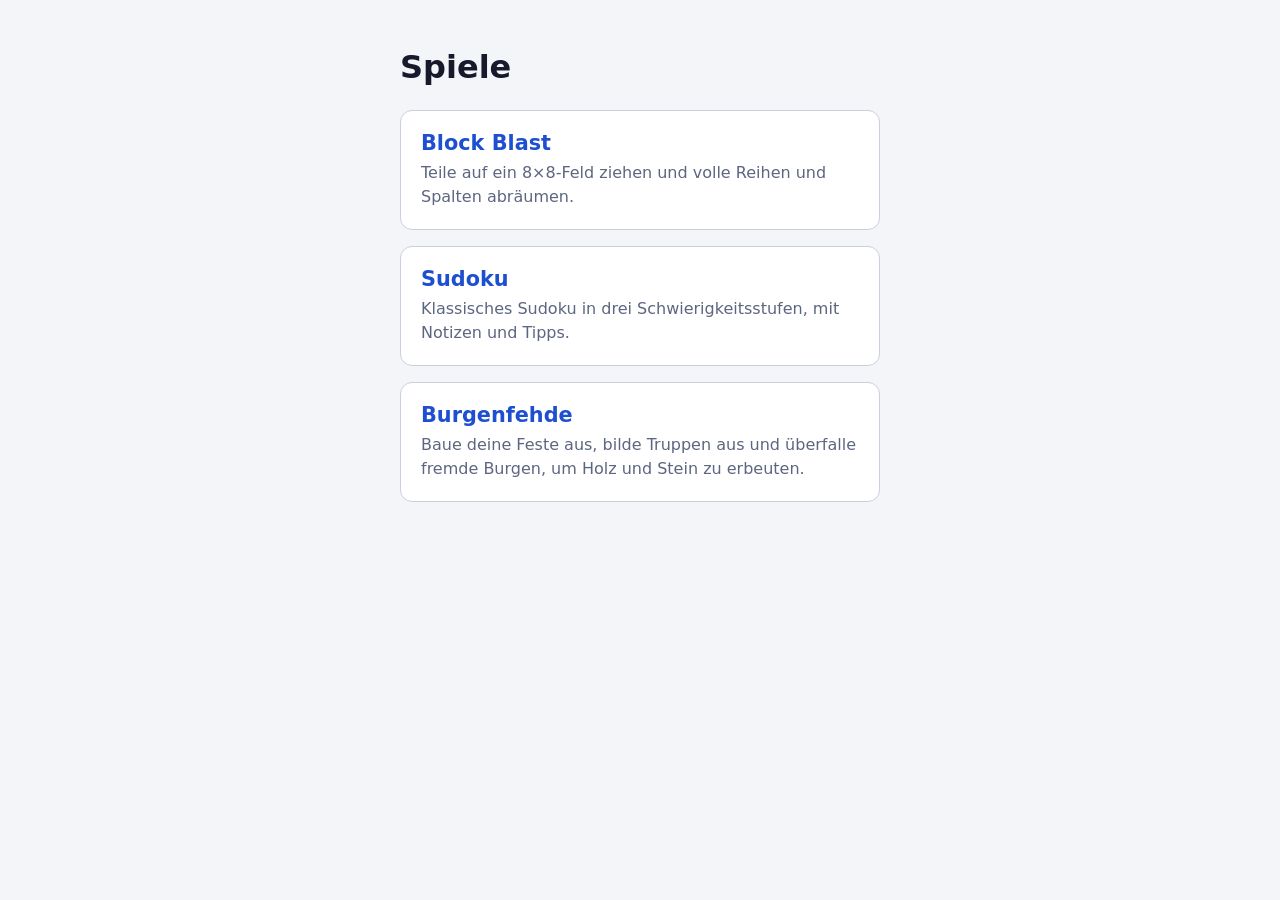
<file: index.html>
<!DOCTYPE html>
<html lang="de">
<head>
  <meta charset="UTF-8">
  <meta name="viewport" content="width=device-width, initial-scale=1.0">
  <title>Spiele</title>
  <style>
    :root { --bg: #f3f5f9; --card: #ffffff; --ink: #161a2b; --muted: #5d6680; --line: #c9cfdd; --accent: #1f4fd1; }
    @media (prefers-color-scheme: dark) {
      :root { --bg: #0f1220; --card: #171b2d; --ink: #e8ebf5; --muted: #9aa3bf; --line: #333a56; --accent: #8fb0ff; color-scheme: dark; }
    }
    * { box-sizing: border-box; }
    body {
      margin: 0;
      min-height: 100vh;
      background: var(--bg);
      color: var(--ink);
      font-family: system-ui, -apple-system, "Segoe UI", Roboto, sans-serif;
      display: flex;
      justify-content: center;
      padding: 48px 16px;
    }
    main { width: 100%; max-width: 480px; display: flex; flex-direction: column; gap: 16px; }
    h1 { margin: 0 0 8px; font-size: 2rem; }
    a.game {
      display: block;
      background: var(--card);
      border: 1px solid var(--line);
      border-radius: 12px;
      padding: 20px;
      color: inherit;
      text-decoration: none;
    }
    a.game:hover, a.game:focus-visible { border-color: var(--accent); outline: none; }
    a.game h2 { margin: 0 0 6px; font-size: 1.3rem; color: var(--accent); }
    a.game p { margin: 0; color: var(--muted); line-height: 1.5; }
  </style>
</head>
<body>
  <main>
    <h1>Spiele</h1>
    <a class="game" href="blockblast.html">
      <h2>Block Blast</h2>
      <p>Teile auf ein 8×8-Feld ziehen und volle Reihen und Spalten abräumen.</p>
    </a>
    <a class="game" href="sudoku.html">
      <h2>Sudoku</h2>
      <p>Klassisches Sudoku in drei Schwierigkeitsstufen, mit Notizen und Tipps.</p>
    </a>
    <a class="game" href="burgenfehde.html">
      <h2>Burgenfehde</h2>
      <p>Baue deine Feste aus, bilde Truppen aus und überfalle fremde Burgen, um Holz und Stein zu erbeuten.</p>
    </a>
  </main>
</body>
</html>
</file>
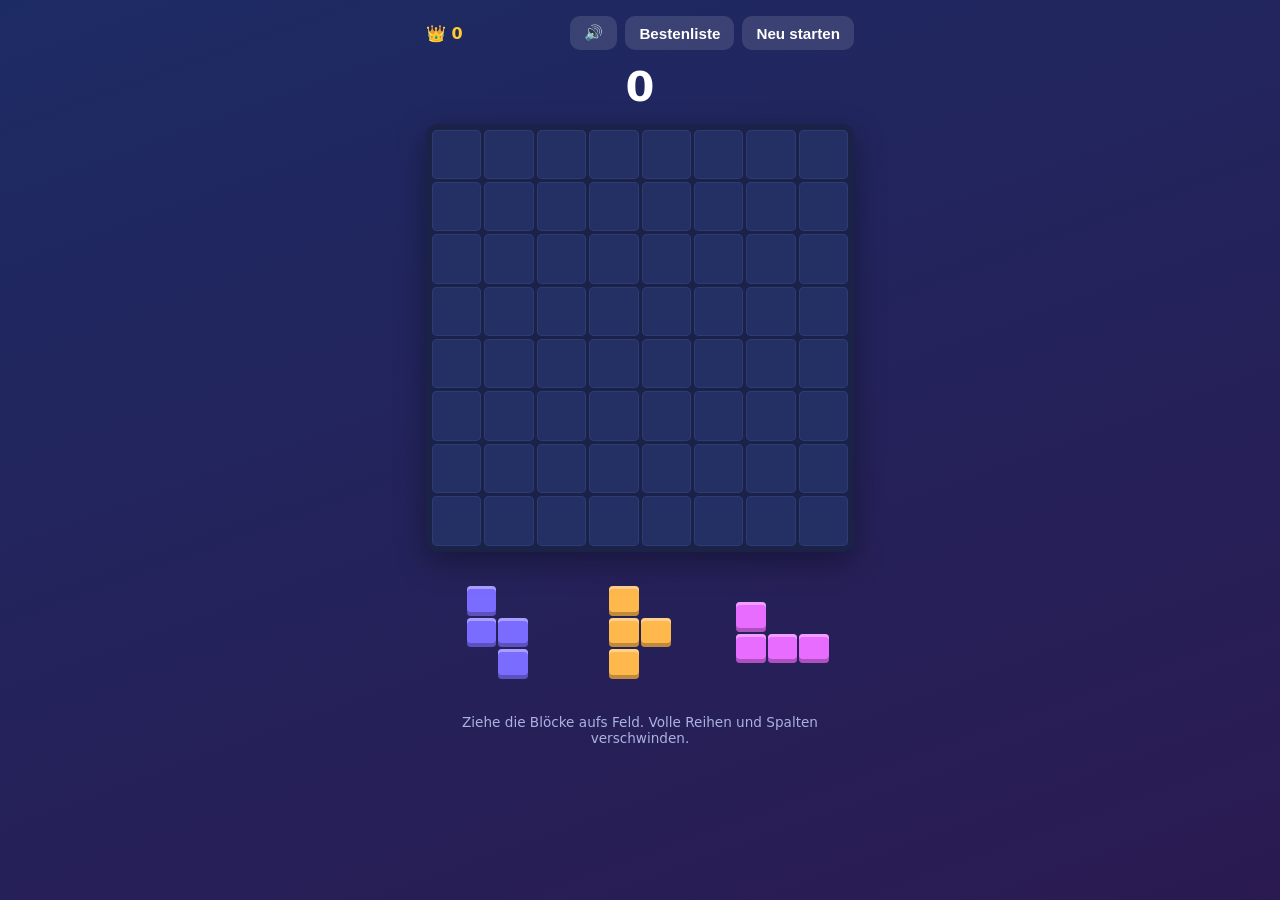
<file: blockblast.html>
<!DOCTYPE html>
<html lang="de">
<head>
  <meta charset="UTF-8">
  <meta name="viewport" content="width=device-width, initial-scale=1.0, maximum-scale=1.0, user-scalable=no">
  <title>Block Blast</title>
  <style>
    :root {
      --bg1: #1d2b64;
      --bg2: #2b1a52;
      --board: #1a2248;
      --cell: #243063;
      --cell-border: #2e3b75;
      --text: #ffffff;
      --muted: #aab3e0;
      --accent: #ffcc33;
    }
    * { box-sizing: border-box; margin: 0; padding: 0; }
    html, body { height: 100%; }
    body {
      font-family: system-ui, -apple-system, "Segoe UI", Roboto, sans-serif;
      background: linear-gradient(160deg, var(--bg1), var(--bg2));
      color: var(--text);
      display: flex;
      justify-content: center;
      overflow: hidden;
      touch-action: none;
      user-select: none;
      -webkit-user-select: none;
    }
    .game {
      width: 100%;
      max-width: 460px;
      padding: 16px;
      display: flex;
      flex-direction: column;
      align-items: center;
      gap: 16px;
    }
    .header {
      width: 100%;
      display: flex;
      justify-content: space-between;
      align-items: center;
    }
    .best { color: var(--accent); font-weight: 700; font-size: 1rem; }
    .score { font-size: 2.6rem; font-weight: 800; text-align: center; line-height: 1; }
    .btn {
      background: rgba(255,255,255,.12);
      border: none;
      color: var(--text);
      font-size: .95rem;
      font-weight: 600;
      padding: 8px 14px;
      border-radius: 10px;
      cursor: pointer;
    }
    .btn:hover { background: rgba(255,255,255,.2); }
    .board {
      --gap: 3px;
      position: relative;
      width: 100%;
      aspect-ratio: 1;
      background: var(--board);
      border-radius: 12px;
      padding: 6px;
      display: grid;
      grid-template-columns: repeat(8, 1fr);
      grid-template-rows: repeat(8, 1fr);
      gap: var(--gap);
      box-shadow: 0 10px 30px rgba(0,0,0,.35);
    }
    .cell {
      border-radius: 5px;
      background: var(--cell);
      box-shadow: inset 0 0 0 1px var(--cell-border);
    }
    .block {
      background: var(--c);
      box-shadow:
        inset 0 -4px 0 rgba(0,0,0,.25),
        inset 0 3px 0 rgba(255,255,255,.35);
    }
    .cell.preview { background: var(--c); opacity: .45; }
    .cell.will-clear { filter: brightness(1.5); }
    .cell.clearing { animation: pop .35s ease-out forwards; }
    @keyframes pop {
      0%   { transform: scale(1); filter: brightness(2); }
      100% { transform: scale(0); opacity: 0; }
    }
    .tray {
      width: 100%;
      height: 130px;
      display: grid;
      grid-template-columns: repeat(3, 1fr);
      align-items: center;
      justify-items: center;
    }
    .slot {
      width: 100%;
      height: 100%;
      display: flex;
      align-items: center;
      justify-content: center;
    }
    .piece {
      display: grid;
      gap: 2px;
      cursor: grab;
      touch-action: none;
    }
    .piece.disabled { opacity: .35; }
    .piece.hidden { visibility: hidden; }
    .piece .block { border-radius: 4px; }
    .drag {
      position: fixed;
      left: 0; top: 0;
      pointer-events: none;
      display: grid;
      z-index: 10;
      filter: drop-shadow(0 8px 12px rgba(0,0,0,.4));
    }
    .drag .block { border-radius: 5px; }
    .popup {
      position: fixed;
      pointer-events: none;
      font-weight: 800;
      font-size: 1.6rem;
      color: var(--accent);
      text-shadow: 0 2px 6px rgba(0,0,0,.5);
      transform: translate(-50%, -50%);
      animation: rise 1s ease-out forwards;
      z-index: 20;
      white-space: nowrap;
    }
    @keyframes rise {
      0%   { opacity: 0; transform: translate(-50%, -30%) scale(.7); }
      20%  { opacity: 1; transform: translate(-50%, -50%) scale(1.1); }
      100% { opacity: 0; transform: translate(-50%, -150%) scale(1); }
    }
    .overlay {
      position: fixed;
      inset: 0;
      background: rgba(10, 12, 30, .75);
      display: none;
      align-items: center;
      justify-content: center;
      z-index: 30;
    }
    .overlay.show { display: flex; }
    .dialog {
      background: var(--board);
      border-radius: 16px;
      padding: 28px 32px;
      text-align: center;
      box-shadow: 0 20px 50px rgba(0,0,0,.5);
      max-width: 90%;
    }
    .dialog h2 { font-size: 1.8rem; margin-bottom: 12px; }
    .dialog p { color: var(--muted); margin-bottom: 6px; }
    .dialog .final { font-size: 2.4rem; font-weight: 800; color: var(--text); margin: 8px 0 16px; }
    .dialog .btn { background: var(--accent); color: #222; font-size: 1.1rem; padding: 12px 28px; }
    .hint { color: var(--muted); font-size: .85rem; text-align: center; }
    .header-btns { display: flex; gap: 8px; }
    .banner {
      color: var(--accent);
      font-weight: 600;
      text-align: center;
      font-size: .95rem;
    }
    .dialog .actions { display: flex; gap: 8px; justify-content: center; flex-wrap: wrap; }
    .dialog .btn.secondary { background: rgba(255,255,255,.12); color: var(--text); }
    .scores { list-style: none; margin: 4px 0 18px; padding: 0; min-width: 240px; text-align: left; }
    .scores li {
      display: grid;
      grid-template-columns: 2em minmax(0, 1fr) auto auto;
      gap: 10px;
      padding: 8px 4px;
      border-bottom: 1px solid rgba(255,255,255,.08);
      font-variant-numeric: tabular-nums;
    }
    .scores li.mine { color: var(--accent); font-weight: 700; }
    .scores .rank { color: var(--muted); }
    .scores .date { color: var(--muted); font-size: .85rem; align-self: center; }
    .scores .name { overflow: hidden; text-overflow: ellipsis; white-space: nowrap; }
    [hidden] { display: none !important; }
    .name-field { display: flex; flex-direction: column; gap: 6px; margin: 4px 0 16px; text-align: left; }
    .name-field span { color: var(--muted); font-size: .85rem; }
    .name-field input {
      font: inherit;
      font-size: 16px;
      color: var(--text);
      background: var(--cell);
      border: 1px solid var(--cell-border);
      border-radius: 10px;
      padding: 10px 12px;
    }
    .name-field input:focus { outline: 2px solid var(--accent); outline-offset: 1px; }
    .scores .empty { display: block; color: var(--muted); border: none; text-align: center; }
  </style>
</head>
<body>
  <div class="game">
    <div class="header">
      <div class="best">👑 <span id="best">0</span></div>
      <div class="header-btns">
        <button class="btn" id="soundBtn" aria-label="Ton aus">🔊</button>
        <button class="btn" id="scoresBtn">Bestenliste</button>
        <button class="btn" id="restartBtn">Neu starten</button>
      </div>
    </div>
    <div class="score" id="score">0</div>
    <div class="banner" id="banner" hidden>Spiel beendet</div>
    <div class="board" id="board"></div>
    <div class="tray" id="tray">
      <div class="slot"></div><div class="slot"></div><div class="slot"></div>
    </div>
    <div class="hint">Ziehe die Blöcke aufs Feld. Volle Reihen und Spalten verschwinden.</div>
  </div>

  <div class="overlay" id="overlay">
    <div class="dialog">
      <h2>Keine Züge mehr!</h2>
      <p>Punkte</p>
      <div class="final" id="finalScore">0</div>
      <p id="bestNote"></p>
      <label class="name-field" id="nameField" hidden>
        <span>Name für die Bestenliste</span>
        <input id="playerName" type="text" maxlength="16" autocomplete="nickname" placeholder="Dein Name">
      </label>
      <div class="actions">
        <button class="btn secondary" id="viewBtn">Feld ansehen</button>
        <button class="btn" id="againBtn">Nochmal spielen</button>
      </div>
    </div>
  </div>

  <div class="overlay" id="scoresOverlay">
    <div class="dialog">
      <h2>Bestenliste</h2>
      <ol class="scores" id="scoresList"></ol>
      <button class="btn" id="scoresClose">Schließen</button>
    </div>
  </div>

  <script>
  (() => {
    // Speicher: immer im Browser. Als Claude-Artifact geöffnet zusätzlich im eigenen
    // Konto, damit Spielstand und Bestenliste auch nach dem Schließen der App bleiben.
    function createStore(prefix) {
      let remote = null;
      const ready = (async () => {
        try {
          if (!window.claude || !window.claude.use) return;
          const [db, user] = await Promise.all([window.claude.use('db'), window.claude.use('user')]);
          const id = db && user ? await user.id() : null;
          if (id) remote = db.collection('data/users/' + id);
        } catch (e) { remote = null; }
      })();
      const queued = {}, busy = {};

      async function push(key) {
        if (busy[key] || !remote) return;
        busy[key] = true;
        while (queued[key] && remote) {
          const rec = queued[key];
          delete queued[key];
          try {
            await remote.doc(prefix + key).set(rec);
          } catch (e) {
            if (!e || e.code !== 'unavailable') remote = null;
          }
        }
        busy[key] = false;
      }

      function readLocal(key) {
        try {
          const r = JSON.parse(localStorage.getItem(prefix + key));
          return r && typeof r.t === 'number' ? r : null;
        } catch (e) { return null; }
      }

      return {
        load(key) {
          const r = readLocal(key);
          return r ? r.v : null;
        },
        save(key, v, localOnly) {
          const rec = { v, t: Date.now() };
          try { localStorage.setItem(prefix + key, JSON.stringify(rec)); } catch (e) {}
          if (!localOnly) {
            queued[key] = rec;
            ready.then(() => push(key));
          }
        },
        // Gleicht mit dem Konto ab: der neuere Stand gewinnt
        async sync(key, apply) {
          await ready;
          if (!remote) return;
          let snap;
          try { snap = await remote.doc(prefix + key).get(); } catch (e) { return; }
          const r = snap.exists ? snap.data() : null;
          const l = readLocal(key);
          if (r && typeof r.t === 'number' && (!l || r.t > l.t)) {
            const copy = JSON.parse(JSON.stringify(r));
            try { localStorage.setItem(prefix + key, JSON.stringify(copy)); } catch (e) {}
            apply(copy.v);
          } else if (l && (!r || l.t > r.t)) {
            queued[key] = l;
            push(key);
          }
        },
      };
    }

    const SIZE = 8;
    const COLORS = ['#ff5e5b', '#ffb84c', '#ffe156', '#5be07a', '#3fc1ff', '#7a6cff', '#e86cff', '#ff7fb0'];

    // Formen als Textmuster: "#" = Block
    const SHAPE_PATTERNS = [
      ['#'],
      ['##'], ['#', '#'],
      ['###'], ['#', '#', '#'],
      ['####'], ['#', '#', '#', '#'],
      ['#####'], ['#', '#', '#', '#', '#'],
      ['##', '##'],
      ['###', '###', '###'],
      ['###', '###'], ['##', '##', '##'],
      ['##', '#.'], ['##', '.#'], ['#.', '##'], ['.#', '##'],
      ['#..', '###'], ['..#', '###'], ['###', '#..'], ['###', '..#'],
      ['##', '#.', '#.'], ['##', '.#', '.#'], ['#.', '#.', '##'], ['.#', '.#', '##'],
      ['###', '.#.'], ['.#.', '###'], ['#.', '##', '#.'], ['.#', '##', '.#'],
      ['##.', '.##'], ['.##', '##.'], ['#.', '##', '.#'], ['.#', '##', '#.'],
      ['#..', '#..', '###'], ['..#', '..#', '###'], ['###', '#..', '#..'], ['###', '..#', '..#'],
      ['#.', '.#'], ['.#', '#.'],
    ];

    const SHAPES = SHAPE_PATTERNS.map(rows => {
      const cells = [];
      rows.forEach((row, r) => [...row].forEach((ch, c) => { if (ch === '#') cells.push([r, c]); }));
      return { cells, rows: rows.length, cols: rows[0].length };
    });

    const boardEl = document.getElementById('board');
    const slots = [...document.querySelectorAll('#tray .slot')];
    const scoreEl = document.getElementById('score');
    const bestEl = document.getElementById('best');
    const overlay = document.getElementById('overlay');

    const store = createStore('blockblast-');
    const bannerEl = document.getElementById('banner');
    const scoresOverlay = document.getElementById('scoresOverlay');
    let grid, pieces, score, combo, movesSinceClear, over;
    // Eigene Liste seit der Umstellung auf fünffache Punkte; ältere Einträge zählen nicht mehr
    const SCORES_KEY = 'scores-x5';
    let scores = store.load(SCORES_KEY) || [];
    let playerName = store.load('name') || '';
    let lastEntry = null;
    const nameInput = document.getElementById('playerName');
    let cellEls = [];

    const best = () => Math.max(score || 0, scores.length ? scores[0].score : 0);

    // ---------- Ton ----------
    const soundBtn = document.getElementById('soundBtn');
    let audioCtx = null;
    let soundOn = true;
    try { soundOn = localStorage.getItem('blockblast-sound') !== 'off'; } catch (e) {}

    function renderSound() {
      soundBtn.textContent = soundOn ? '🔊' : '🔇';
      soundBtn.setAttribute('aria-label', soundOn ? 'Ton aus' : 'Ton an');
    }

    // Muss bei einer Berührung passieren, sonst bleibt der Ton auf Handys stumm
    function unlockAudio() {
      if (!soundOn) return;
      try {
        audioCtx = audioCtx || new (window.AudioContext || window.webkitAudioContext)();
        if (audioCtx.state === 'suspended') audioCtx.resume();
      } catch (e) { audioCtx = null; }
    }

    // Kurzes Dur-Arpeggio; jede weitere Combo-Stufe klingt einen Halbton höher
    function playJingle(level) {
      if (!soundOn) return;
      unlockAudio();
      if (!audioCtx) return;
      const base = 523.25 * Math.pow(2, Math.min(level - 2, 7) / 12);
      const steps = [0, 4, 7, 12, 16];
      const now = audioCtx.currentTime + 0.02;
      steps.forEach((st, k) => {
        const last = k === steps.length - 1;
        const t = now + k * 0.075;
        const osc = audioCtx.createOscillator();
        const gain = audioCtx.createGain();
        osc.type = last ? 'triangle' : 'square';
        osc.frequency.value = base * Math.pow(2, st / 12);
        gain.gain.setValueAtTime(0.0001, t);
        gain.gain.exponentialRampToValueAtTime(last ? 0.18 : 0.07, t + 0.01);
        gain.gain.exponentialRampToValueAtTime(0.0001, t + (last ? 0.5 : 0.14));
        osc.connect(gain);
        gain.connect(audioCtx.destination);
        osc.start(t);
        osc.stop(t + 0.55);
      });
    }

    soundBtn.addEventListener('click', () => {
      soundOn = !soundOn;
      try { localStorage.setItem('blockblast-sound', soundOn ? 'on' : 'off'); } catch (e) {}
      renderSound();
      if (soundOn) playJingle(2);
    });
    renderSound();

    for (let i = 0; i < SIZE * SIZE; i++) {
      const d = document.createElement('div');
      d.className = 'cell';
      boardEl.appendChild(d);
      cellEls.push(d);
    }

    function cellEl(r, c) { return cellEls[r * SIZE + c]; }

    function canPlace(shape, r0, c0) {
      for (const [r, c] of shape.cells) {
        const rr = r0 + r, cc = c0 + c;
        if (rr < 0 || cc < 0 || rr >= SIZE || cc >= SIZE || grid[rr][cc]) return false;
      }
      return true;
    }

    function fitsAnywhere(shape) {
      for (let r = 0; r <= SIZE - shape.rows; r++)
        for (let c = 0; c <= SIZE - shape.cols; c++)
          if (canPlace(shape, r, c)) return true;
      return false;
    }

    // Reihen/Spalten, die nach dem Platzieren voll wären
    function linesAfter(shape, r0, c0) {
      const filled = (r, c) => grid[r][c] || shape.cells.some(([pr, pc]) => pr + r0 === r && pc + c0 === c);
      const rows = [], cols = [];
      for (let r = 0; r < SIZE; r++) {
        let full = true;
        for (let c = 0; c < SIZE; c++) if (!filled(r, c)) { full = false; break; }
        if (full) rows.push(r);
      }
      for (let c = 0; c < SIZE; c++) {
        let full = true;
        for (let r = 0; r < SIZE; r++) if (!filled(r, c)) { full = false; break; }
        if (full) cols.push(c);
      }
      return { rows, cols };
    }

    function render() {
      for (let r = 0; r < SIZE; r++) {
        for (let c = 0; c < SIZE; c++) {
          const el = cellEl(r, c);
          if (el.classList.contains('clearing')) continue;
          el.className = 'cell';
          if (grid[r][c]) {
            el.classList.add('block');
            el.style.setProperty('--c', grid[r][c]);
          } else {
            el.style.removeProperty('--c');
          }
        }
      }
      scoreEl.textContent = score;
      bestEl.textContent = best();
      bannerEl.hidden = !over;
      bannerEl.textContent = `Spiel beendet · ${score} Punkte`;
    }

    function randomPiece() {
      return {
        shape: SHAPES[Math.floor(Math.random() * SHAPES.length)],
        color: COLORS[Math.floor(Math.random() * COLORS.length)],
        used: false,
      };
    }

    function newPieces() {
      // Mehrere Versuche, damit mindestens ein Teil passt (faireres Spiel)
      let set;
      for (let tries = 0; tries < 30; tries++) {
        set = [randomPiece(), randomPiece(), randomPiece()];
        if (set.some(p => fitsAnywhere(p.shape))) break;
      }
      pieces = set;
      renderTray();
    }

    function trayCellSize(shape) {
      const slotW = slots[0].clientWidth - 12;
      const slotH = slots[0].clientHeight - 12;
      const boardCell = boardCellSize();
      return Math.min(boardCell * 0.6, slotW / shape.cols, slotH / shape.rows);
    }

    function buildPieceEl(piece, size, cls) {
      const el = document.createElement('div');
      el.className = cls;
      el.style.gridTemplateColumns = `repeat(${piece.shape.cols}, ${size}px)`;
      el.style.gridTemplateRows = `repeat(${piece.shape.rows}, ${size}px)`;
      const occupied = new Set(piece.shape.cells.map(([r, c]) => r + ',' + c));
      for (let r = 0; r < piece.shape.rows; r++) {
        for (let c = 0; c < piece.shape.cols; c++) {
          const b = document.createElement('div');
          if (occupied.has(r + ',' + c)) {
            b.className = 'block';
            b.style.setProperty('--c', piece.color);
          }
          el.appendChild(b);
        }
      }
      return el;
    }

    function renderTray() {
      slots.forEach((slot, i) => {
        slot.innerHTML = '';
        const piece = pieces[i];
        if (!piece || piece.used) return;
        const el = buildPieceEl(piece, trayCellSize(piece.shape), 'piece');
        if (over || !fitsAnywhere(piece.shape)) el.classList.add('disabled');
        el.addEventListener('pointerdown', e => startDrag(e, i, el));
        slot.appendChild(el);
      });
    }

    function boardCellSize() {
      const first = cellEls[0].getBoundingClientRect();
      return first.width;
    }

    function boardGap() {
      return cellEls[1].getBoundingClientRect().left - cellEls[0].getBoundingClientRect().right;
    }

    // ---------- Drag & Drop ----------
    let drag = null;

    function startDrag(e, index, sourceEl) {
      if (drag || over || overlay.classList.contains('show')) return;
      e.preventDefault();
      unlockAudio();
      const piece = pieces[index];
      const size = boardCellSize();
      const gap = boardGap();
      const ghost = buildPieceEl(piece, size, 'drag');
      ghost.style.gap = gap + 'px';
      document.body.appendChild(ghost);
      sourceEl.classList.add('hidden');

      const w = piece.shape.cols * size + (piece.shape.cols - 1) * gap;
      const h = piece.shape.rows * size + (piece.shape.rows - 1) * gap;
      // Teil über dem Finger anzeigen, damit es sichtbar bleibt
      const lift = e.pointerType === 'mouse' ? h / 2 : h + 40;

      drag = { index, piece, ghost, sourceEl, w, h, lift, size, gap, target: null, pointerId: e.pointerId };
      moveDrag(e);
      window.addEventListener('pointermove', moveDrag);
      window.addEventListener('pointerup', endDrag);
      window.addEventListener('pointercancel', cancelDrag);
    }

    function moveDrag(e) {
      if (!drag || e.pointerId !== drag.pointerId) return;
      const x = e.clientX - drag.w / 2;
      const y = e.clientY - drag.lift;
      drag.ghost.style.transform = `translate(${x}px, ${y}px)`;

      const origin = cellEls[0].getBoundingClientRect();
      const step = drag.size + drag.gap;
      const c = Math.round((x - origin.left) / step);
      const r = Math.round((y - origin.top) / step);
      const target = canPlace(drag.piece.shape, r, c) ? { r, c } : null;

      if (JSON.stringify(target) !== JSON.stringify(drag.target)) {
        drag.target = target;
        showPreview();
      }
    }

    function clearPreview() {
      cellEls.forEach(el => el.classList.remove('preview', 'will-clear'));
      render();
    }

    function showPreview() {
      clearPreview();
      if (!drag.target) return;
      const { r, c } = drag.target;
      const shape = drag.piece.shape;
      for (const [pr, pc] of shape.cells) {
        const el = cellEl(r + pr, c + pc);
        el.classList.add('preview');
        el.style.setProperty('--c', drag.piece.color);
      }
      const { rows, cols } = linesAfter(shape, r, c);
      const mark = (rr, cc) => {
        const el = cellEl(rr, cc);
        el.classList.remove('preview');
        el.classList.add('block', 'will-clear');
        el.style.setProperty('--c', drag.piece.color);
      };
      rows.forEach(rr => { for (let cc = 0; cc < SIZE; cc++) mark(rr, cc); });
      cols.forEach(cc => { for (let rr = 0; rr < SIZE; rr++) mark(rr, cc); });
    }

    function stopListening() {
      window.removeEventListener('pointermove', moveDrag);
      window.removeEventListener('pointerup', endDrag);
      window.removeEventListener('pointercancel', cancelDrag);
    }

    function cancelDrag() {
      if (!drag) return;
      stopListening();
      drag.ghost.remove();
      drag.sourceEl.classList.remove('hidden');
      drag = null;
      clearPreview();
    }

    function endDrag(e) {
      if (!drag || e.pointerId !== drag.pointerId) return;
      const { target, index } = drag;
      if (!target) return cancelDrag();
      stopListening();
      drag.ghost.remove();
      drag = null;
      clearPreview();
      place(index, target.r, target.c);
    }

    // ---------- Spiellogik ----------
    function place(index, r0, c0) {
      const piece = pieces[index];
      const shape = piece.shape;
      for (const [r, c] of shape.cells) grid[r0 + r][c0 + c] = piece.color;
      piece.used = true;
      score += shape.cells.length * 5;

      const { rows, cols } = linesAfter({ cells: [] }, 0, 0);
      const lines = rows.length + cols.length;

      if (lines > 0) {
        combo = movesSinceClear <= 2 ? combo + 1 : 1;
        movesSinceClear = 0;
        const gained = lines * 10 * lines * combo * 5;
        score += gained;

        const toClear = new Set();
        rows.forEach(r => { for (let c = 0; c < SIZE; c++) toClear.add(r * SIZE + c); });
        cols.forEach(c => { for (let r = 0; r < SIZE; r++) toClear.add(r * SIZE + c); });
        toClear.forEach(i => {
          const el = cellEls[i];
          el.className = 'cell block clearing';
          el.style.setProperty('--c', grid[Math.floor(i / SIZE)][i % SIZE]);
          grid[Math.floor(i / SIZE)][i % SIZE] = null;
        });
        setTimeout(() => {
          toClear.forEach(i => cellEls[i].classList.remove('clearing'));
          render();
        }, 350);

        let label = '+' + gained;
        if (combo > 1) label = `Combo x${combo}  ` + label;
        else if (lines > 1) label = `${lines} Linien!  ` + label;
        popup(label, r0 + shape.rows / 2, c0 + shape.cols / 2);
        if (combo > 1) playJingle(combo);
      } else {
        movesSinceClear++;
        if (movesSinceClear > 2) combo = 0;
      }

      if (pieces.every(p => p.used)) newPieces();
      else renderTray();

      if (pieces.every(p => p.used || !fitsAnywhere(p.shape))) {
        over = true;
        const rank = recordScore();
        renderTray();
        setTimeout(() => gameOver(rank), 600);
      }
      render();
      saveState();
    }

    // Trägt das beendete Spiel ein und liefert den Platz (oder 0, wenn nicht unter den besten 10)
    function recordScore() {
      if (score <= 0) return 0;
      const entry = { score, date: Date.now(), name: playerName };
      lastEntry = entry;
      scores.push(entry);
      scores.sort((a, b) => b.score - a.score);
      scores = scores.slice(0, 10);
      store.save(SCORES_KEY, scores);
      return scores.indexOf(entry) + 1;
    }

    function saveState() {
      store.save('state', {
        grid, score, combo, movesSinceClear, over,
        pieces: pieces.map(p => ({ s: SHAPES.indexOf(p.shape), c: p.color, u: p.used })),
      });
    }

    function restore(st) {
      if (!st || !Array.isArray(st.grid) || st.grid.length !== SIZE || !Array.isArray(st.pieces)) return false;
      const restored = st.pieces.map(p => ({ shape: SHAPES[p.s], color: p.c, used: !!p.u }));
      if (restored.length !== 3 || restored.some(p => !p.shape)) return false;
      grid = st.grid;
      pieces = restored;
      score = st.score || 0;
      combo = st.combo || 0;
      movesSinceClear = st.movesSinceClear || 0;
      over = !!st.over;
      overlay.classList.remove('show');
      render();
      renderTray();
      return true;
    }

    function showScores() {
      const list = document.getElementById('scoresList');
      list.innerHTML = '';
      if (!scores.length) {
        const li = document.createElement('li');
        li.className = 'empty';
        li.textContent = 'Noch keine beendeten Spiele.';
        list.appendChild(li);
      }
      const latest = Math.max(0, ...scores.map(s => s.date || 0));
      scores.forEach((s, i) => {
        const li = document.createElement('li');
        if (latest && s.date === latest) li.className = 'mine';
        const date = s.date ? new Date(s.date).toLocaleDateString('de-DE') : '–';
        [[`${i + 1}.`, 'rank'], [s.name || '–', 'name'], [s.score, 'pts'], [date, 'date']].forEach(([text, cls]) => {
          const span = document.createElement('span');
          span.className = cls;
          span.textContent = text;
          li.appendChild(span);
        });
        list.appendChild(li);
      });
      scoresOverlay.classList.add('show');
    }

    function popup(text, r, c) {
      const origin = cellEls[0].getBoundingClientRect();
      const step = boardCellSize() + boardGap();
      const el = document.createElement('div');
      el.className = 'popup';
      el.textContent = text;
      const boardRect = boardEl.getBoundingClientRect();
      const x = Math.min(Math.max(origin.left + c * step, boardRect.left + 90), boardRect.right - 90);
      el.style.left = x + 'px';
      el.style.top = (origin.top + r * step) + 'px';
      document.body.appendChild(el);
      setTimeout(() => el.remove(), 1000);
    }

    function gameOver(rank) {
      if (!over) return;
      document.getElementById('finalScore').textContent = score;
      document.getElementById('bestNote').textContent =
        rank === 1 ? '🎉 Neuer Rekord!' : rank ? `Platz ${rank} in der Bestenliste` : `Rekord: ${best()}`;
      document.getElementById('nameField').hidden = !rank;
      nameInput.value = playerName;
      overlay.classList.add('show');
    }

    // Übernimmt den eingetippten Namen in den Eintrag des gerade beendeten Spiels
    function commitName() {
      if (!lastEntry || !scores.includes(lastEntry)) return;
      const name = nameInput.value.trim().slice(0, 16);
      if (name) {
        playerName = name;
        store.save('name', name);
      }
      if (name === (lastEntry.name || '')) return;
      lastEntry.name = name;
      store.save(SCORES_KEY, scores);
    }

    function start() {
      grid = Array.from({ length: SIZE }, () => Array(SIZE).fill(null));
      score = 0;
      combo = 0;
      movesSinceClear = 0;
      over = false;
      overlay.classList.remove('show');
      render();
      newPieces();
      saveState();
    }

    document.getElementById('restartBtn').addEventListener('click', start);
    document.getElementById('againBtn').addEventListener('click', () => { commitName(); start(); });
    document.getElementById('viewBtn').addEventListener('click', () => { commitName(); overlay.classList.remove('show'); });
    nameInput.addEventListener('change', commitName);
    nameInput.addEventListener('keydown', e => { if (e.key === 'Enter') nameInput.blur(); });
    document.getElementById('scoresBtn').addEventListener('click', showScores);
    document.getElementById('scoresClose').addEventListener('click', () => scoresOverlay.classList.remove('show'));
    window.addEventListener('resize', () => { if (pieces) renderTray(); });

    if (!restore(store.load('state'))) start();
    store.sync(SCORES_KEY, v => { if (Array.isArray(v)) { scores = v; render(); } });
    store.sync('name', v => { if (typeof v === 'string') playerName = v; });
    store.sync('state', v => { if (!drag) restore(v); });
  })();
  </script>
</body>
</html>
</file>
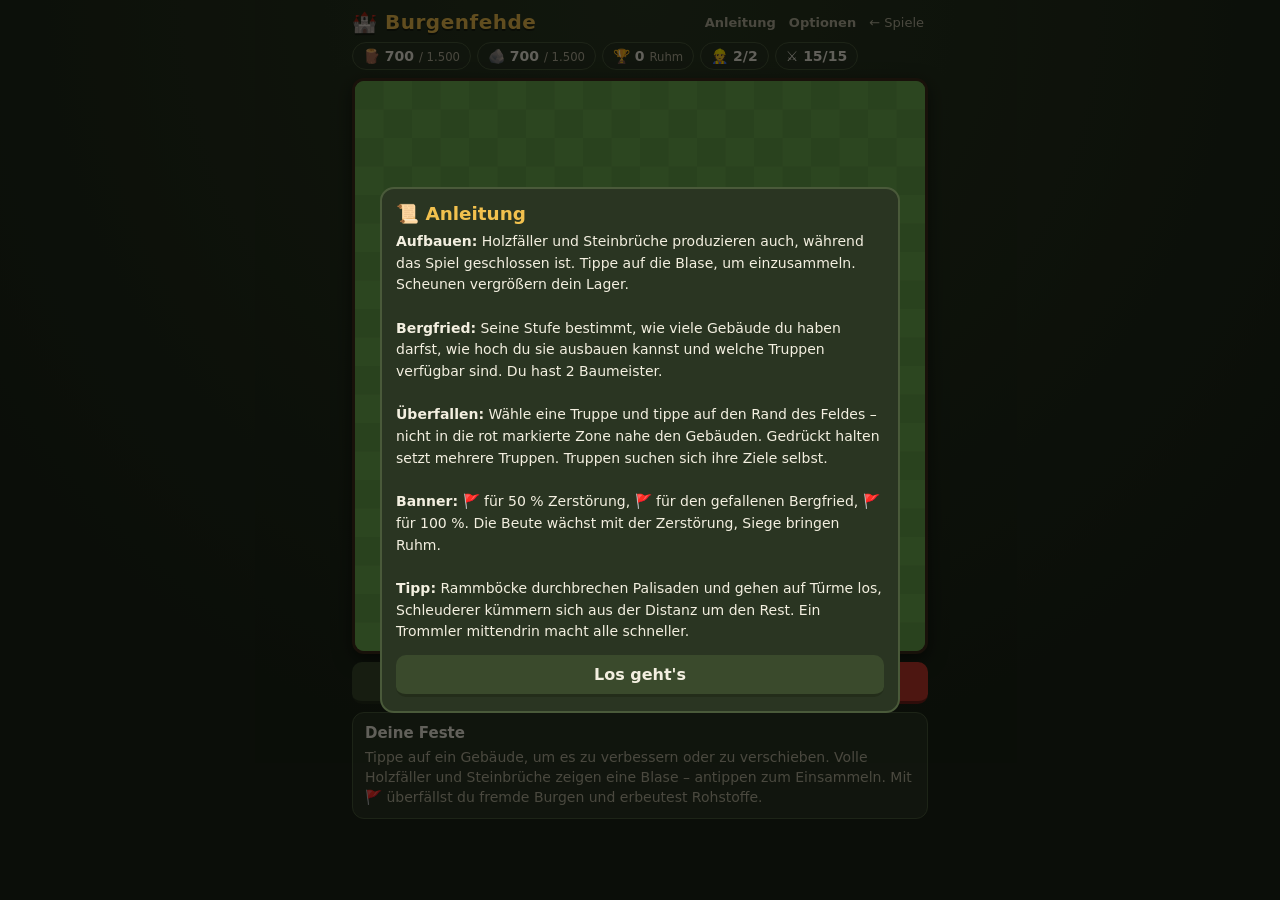
<file: burgenfehde.html>
<!DOCTYPE html>
<html lang="de">
<head>
<meta charset="UTF-8">
<meta name="viewport" content="width=device-width, initial-scale=1.0, maximum-scale=1.0, user-scalable=no">
<title>Burgenfehde</title>
<style>
  :root {
    --bg: #1b2416;
    --panel: #2a3522;
    --panel2: #3a4a2c;
    --ink: #f3efe0;
    --muted: #b9b59d;
    --gold: #f2c14e;
    --red: #c0392b;
    --green: #5e9e3f;
    --line: #4a5a3a;
  }
  * { box-sizing: border-box; margin: 0; padding: 0; }
  html, body { min-height: 100%; }
  body {
    background: radial-gradient(circle at 50% 0%, #2c3a22, var(--bg) 70%);
    color: var(--ink);
    font-family: system-ui, -apple-system, "Segoe UI", Roboto, sans-serif;
    display: flex;
    justify-content: center;
    user-select: none;
    -webkit-user-select: none;
    -webkit-tap-highlight-color: transparent;
  }
  .app { width: 100%; max-width: 600px; padding: 10px 12px 18px; display: flex; flex-direction: column; gap: 8px; }
  .top { display: flex; align-items: center; justify-content: space-between; gap: 8px; }
  .top h1 { font-size: 1.25rem; letter-spacing: .5px; color: var(--gold); text-shadow: 0 2px 0 #0006; }
  .top a, .top button.small { color: var(--muted); font-size: 13px; text-decoration: none; background: none; border: 0; padding: 4px; cursor: pointer; }
  .hud { display: flex; gap: 6px; flex-wrap: wrap; align-items: center; }
  .pill { background: var(--panel); border: 1px solid var(--line); border-radius: 999px; padding: 5px 10px; font-weight: 700; font-size: 14px; white-space: nowrap; }
  .pill small { color: var(--muted); font-weight: 500; }
  .pill.warn { border-color: var(--red); }
  canvas { width: 100%; aspect-ratio: 1 / 1; border-radius: 12px; touch-action: none; display: block; border: 3px solid #3d2b1a; box-shadow: 0 6px 18px #0008; background: #5f9a46; }
  .bar { display: flex; gap: 8px; }
  .bar > button { flex: 1; }
  button {
    font: inherit; border: 0; border-radius: 10px; padding: 10px 12px; background: var(--panel2); color: var(--ink);
    font-weight: 700; cursor: pointer; border-bottom: 3px solid rgba(0,0,0,.4); touch-action: manipulation;
  }
  button:active:not(:disabled) { transform: translateY(1px); border-bottom-width: 2px; }
  button:disabled { opacity: .45; cursor: default; }
  button.red { background: var(--red); }
  button.green { background: var(--green); }
  button.gold { background: #a87a12; }
  .info { background: var(--panel); border: 1px solid var(--line); border-radius: 12px; padding: 10px 12px; min-height: 70px; font-size: 14px; line-height: 1.45; }
  .info h3 { font-size: 15px; margin-bottom: 2px; }
  .info .muted, .muted { color: var(--muted); }
  .info .acts { display: flex; gap: 6px; flex-wrap: wrap; margin-top: 8px; }
  .info .acts button { padding: 8px 10px; font-size: 13px; }
  .units { display: flex; gap: 6px; overflow-x: auto; padding-bottom: 2px; }
  .ubtn { min-width: 74px; display: flex; flex-direction: column; align-items: center; gap: 1px; padding: 6px 6px; font-size: 12px; }
  .ubtn .em { font-size: 22px; line-height: 1.1; }
  .ubtn.sel { outline: 3px solid var(--gold); outline-offset: -3px; }
  .hidden { display: none !important; }
  .modal { position: fixed; inset: 0; background: rgba(0,0,0,.6); display: none; align-items: center; justify-content: center; padding: 16px; z-index: 10; }
  .modal.open { display: flex; }
  .sheet { background: var(--panel); border: 2px solid var(--line); border-radius: 14px; max-width: 520px; width: 100%; max-height: 86vh; overflow: auto; padding: 14px; }
  .sheet h2 { font-size: 1.15rem; margin-bottom: 6px; color: var(--gold); }
  .row { display: flex; align-items: center; gap: 10px; padding: 9px 0; border-bottom: 1px solid var(--line); }
  .row:last-of-type { border-bottom: 0; }
  .row .em { font-size: 28px; width: 40px; text-align: center; flex: none; }
  .row .tx { flex: 1; min-width: 0; font-size: 13px; line-height: 1.35; }
  .row .tx b { font-size: 14px; }
  .row .ctl { display: flex; gap: 6px; align-items: center; flex: none; }
  .row .ctl button { padding: 8px 10px; min-width: 40px; }
  .cap { height: 10px; background: #0005; border-radius: 6px; overflow: hidden; margin: 6px 0 4px; }
  .cap > div { height: 100%; background: var(--gold); }
  .sheet .foot { display: flex; gap: 8px; margin-top: 12px; }
  .sheet .foot button { flex: 1; }
  .banners { font-size: 44px; text-align: center; margin: 8px 0; letter-spacing: 6px; }
  .banners .off { filter: grayscale(1); opacity: .3; }
  .result { text-align: center; font-size: 15px; line-height: 1.6; }
  .toast { position: fixed; left: 50%; top: 18px; transform: translateX(-50%); background: #000d; color: #fff; padding: 8px 14px; border-radius: 8px; opacity: 0; transition: opacity .2s; pointer-events: none; z-index: 20; font-size: 14px; max-width: 90vw; text-align: center; }
  .toast.show { opacity: 1; }
</style>
</head>
<body>
<div class="app">
  <div class="top">
    <h1>🏰 Burgenfehde</h1>
    <div>
      <button class="small" data-act="help">Anleitung</button>
      <button class="small" data-act="settings">Optionen</button>
      <a href="index.html">← Spiele</a>
    </div>
  </div>

  <div class="hud" id="hud"></div>
  <canvas id="cv"></canvas>

  <div id="villageUI">
    <div class="bar" style="margin-bottom:8px">
      <button data-act="shop">🔨 Bauen</button>
      <button data-act="army">⚔️ Armee</button>
      <button class="red" data-act="attack">🚩 Angreifen!</button>
    </div>
    <div class="info" id="info"></div>
  </div>

  <div id="raidUI" class="hidden">
    <div class="units" id="units" style="margin-bottom:8px"></div>
    <div class="bar" id="raidBar"></div>
  </div>
</div>

<div class="modal" id="modal"><div class="sheet" id="sheet"></div></div>
<div class="toast" id="toast"></div>

<script>
'use strict';
// ------------------------------------------------------------------
//  Grundwerte
// ------------------------------------------------------------------
const G = 20;            // Spielfeld: 20 x 20 Felder
const BUILDERS = 2;      // gleichzeitige Bauarbeiten
const RAID_TIME = 150;   // Sekunden pro Überfall
const SAVE_KEY = 'burgenfehde-save-v1';

const T_DEF = {
  keep:     { name: 'Bergfried',   icon: '🏰', size: 3, hp: 1600, cost: { w: 500, s: 500 }, time: 15, desc: 'Das Herz deiner Feste. Seine Stufe bestimmt, wie viele Gebäude du bauen und wie weit du sie ausbauen darfst.' },
  lumber:   { name: 'Holzfäller',  icon: '🪓', size: 2, hp: 400,  cost: { w: 60,  s: 60 },  time: 4,  desc: 'Schlägt Holz. Tippe darauf, um es einzusammeln.' },
  quarry:   { name: 'Steinbruch',  icon: '⛏️', size: 2, hp: 400,  cost: { w: 100, s: 20 },  time: 4,  desc: 'Bricht Stein. Tippe darauf, um ihn einzusammeln.' },
  barn:     { name: 'Scheune',     icon: '🛖', size: 2, hp: 600,  cost: { w: 200, s: 150 }, time: 6,  desc: 'Vergrößert dein Lager für Holz und Stein.' },
  camp:     { name: 'Heerlager',   icon: '⛺', size: 3, hp: 350,  cost: { w: 150, s: 50 },  time: 6,  desc: 'Bietet Platz für deine Truppen.' },
  tower:    { name: 'Bogenturm',   icon: '🏹', size: 2, hp: 550,  cost: { w: 150, s: 200 }, time: 8,  desc: 'Schießt Pfeile auf einzelne Angreifer. Große Reichweite.' },
  cauldron: { name: 'Feuerkessel', icon: '🔥', size: 2, hp: 650,  cost: { w: 300, s: 400 }, time: 10, desc: 'Schleudert brennendes Pech und trifft ganze Gruppen. Kurze Reichweite, langsam.' },
  wall:     { name: 'Palisade',    icon: '🪵', size: 1, hp: 300,  cost: { w: 10,  s: 25 },  time: 0,  desc: 'Hält Angreifer auf. Wird sofort gebaut, kein Baumeister nötig.' },
};
const ORDER = ['lumber', 'quarry', 'barn', 'camp', 'tower', 'cauldron', 'wall'];
const LIMITS = {
  lumber:   [1, 2, 3, 3, 4],
  quarry:   [1, 2, 3, 3, 4],
  barn:     [1, 1, 2, 2, 3],
  camp:     [1, 1, 2, 2, 3],
  tower:    [1, 2, 2, 3, 4],
  cauldron: [0, 1, 1, 2, 2],
  wall:     [20, 35, 50, 70, 90],
};
const DEF_STATS = {
  tower:    { range: 6,   rate: 1.0, dmg: 14 },
  cauldron: { range: 3.5, rate: 2.4, dmg: 24, splash: 1.3 },
};

const UNITS = {
  knecht:   { name: 'Knecht',      icon: '🗡️', hp: 70,  dmg: 12, rate: 1.0, range: 0.7, speed: 1.7, space: 1, cost: { w: 25,  s: 0 },  keep: 1, desc: 'Günstiger Nahkämpfer, greift das nächste Gebäude an.' },
  schleuder:{ name: 'Schleuderer', icon: '🪨', hp: 35,  dmg: 10, rate: 1.0, range: 3.0, speed: 1.7, space: 1, cost: { w: 30,  s: 15 }, keep: 1, desc: 'Wirft Steine aus sicherer Entfernung. Zerbrechlich.' },
  ramme:    { name: 'Rammbock',    icon: '🐏', hp: 420, dmg: 45, rate: 2.0, range: 0.7, speed: 0.9, space: 5, cost: { w: 150, s: 80 }, keep: 2, desc: 'Langsam und zäh. Zielt auf Verteidigung, dreifacher Schaden an Palisaden.' },
  trommler: { name: 'Trommler',    icon: '🥁', hp: 90,  dmg: 0,  rate: 1.0, range: 1.0, speed: 1.5, space: 3, cost: { w: 80,  s: 60 }, keep: 3, desc: 'Kämpft nicht, treibt aber Truppen in der Nähe an: +30 % Tempo und Schaden.' },
};
const UNIT_ORDER = ['knecht', 'schleuder', 'ramme', 'trommler'];

const costOf  = (t, lv) => { const d = T_DEF[t].cost, f = Math.pow(t === 'wall' ? 2.5 : 2, lv - 1); return { w: Math.round(d.w * f), s: Math.round(d.s * f) }; };
const timeOf  = (t, lv) => T_DEF[t].time * lv * lv;
const maxHp   = (t, lv) => Math.round(T_DEF[t].hp * (1 + (t === 'wall' ? 0.8 : 0.45) * (lv - 1)));
const prodPerMin = lv => 60 * lv;
const prodCap = lv => 300 * lv;
const campCap = lv => 15 + 10 * (lv - 1);
const defDmg  = (t, lv) => DEF_STATS[t].dmg * (1 + 0.3 * (lv - 1));

const clamp = (v, a, b) => Math.max(a, Math.min(b, v));
const rnd = (a, b) => a + Math.random() * (b - a);
const rndi = (a, b) => Math.floor(rnd(a, b + 1));
const pick = arr => arr[Math.floor(Math.random() * arr.length)];
const fmt = n => Math.floor(n).toLocaleString('de-DE');
const fmtTime = s => { s = Math.max(0, Math.ceil(s)); const m = Math.floor(s / 60), r = s % 60; return m ? `${m}:${String(r).padStart(2, '0')} min` : `${r} s`; };
const costTxt = c => [c.w ? `🪵 ${fmt(c.w)}` : '', c.s ? `🪨 ${fmt(c.s)}` : ''].filter(Boolean).join(' ') || 'kostenlos';

// ------------------------------------------------------------------
//  Spielstand
// ------------------------------------------------------------------
let S;
function newGame() {
  S = { wood: 700, stone: 700, ruhm: 0, raids: 0, army: { knecht: 10, schleuder: 5 }, nextId: 1, buildings: [], last: Date.now() };
  const add = (type, x, y) => S.buildings.push({ id: S.nextId++, type, lv: 1, x, y, stock: 0 });
  add('keep', 8, 8);
  add('lumber', 3, 4);
  add('quarry', 14, 4);
  add('camp', 3, 13);
  add('tower', 13, 13);
  for (let x = 7; x <= 11; x++) { add('wall', x, 7); add('wall', x, 11); }
  for (let y = 8; y <= 10; y++) { add('wall', 7, y); add('wall', 11, y); }
}
function save() { try { S.last = Date.now(); localStorage.setItem(SAVE_KEY, JSON.stringify(S)); } catch (e) {} }
function load() {
  try {
    const raw = localStorage.getItem(SAVE_KEY);
    if (raw) { S = JSON.parse(raw); if (S && Array.isArray(S.buildings)) return; }
  } catch (e) {}
  newGame();
}

const keepLv = () => (S.buildings.find(b => b.type === 'keep') || { lv: 1 }).lv;
const countOf = t => S.buildings.filter(b => b.type === t).length;
const limitOf = t => LIMITS[t][keepLv() - 1];
const maxLvOf = t => t === 'keep' ? 5 : keepLv();
const busyBuilders = () => S.buildings.filter(b => b.upEnd).length;
const storageCap = () => 1500 + 500 * (keepLv() - 1) + S.buildings.filter(b => b.type === 'barn' && b.lv > 0).reduce((a, b) => a + 1500 * b.lv, 0);
const armyCap = () => S.buildings.filter(b => b.type === 'camp' && b.lv > 0).reduce((a, b) => a + campCap(b.lv), 0);
const armyUsed = (army = S.army) => UNIT_ORDER.reduce((a, u) => a + (army[u] || 0) * UNITS[u].space, 0);
const canPay = c => S.wood >= c.w && S.stone >= c.s;
const pay = c => { S.wood -= c.w; S.stone -= c.s; };

// Zeit vergeht auch, wenn das Spiel geschlossen ist
function advance(now) {
  const dt = Math.max(0, (now - (S.last || now)) / 1000);
  for (const b of S.buildings) {
    if ((b.type === 'lumber' || b.type === 'quarry') && b.lv > 0) {
      b.stock = Math.min(prodCap(b.lv), (b.stock || 0) + prodPerMin(b.lv) / 60 * dt);
    }
    if (b.upEnd && now >= b.upEnd) {
      b.lv = b.upTo; delete b.upEnd; delete b.upTo;
      toast(`${T_DEF[b.type].name} ist fertig (Stufe ${b.lv})`);
    }
  }
  S.last = now;
}

// ------------------------------------------------------------------
//  Canvas & Zeichnen
// ------------------------------------------------------------------
const cv = document.getElementById('cv');
const ctx = cv.getContext('2d');
let T = 30;
function resize() {
  const dpr = Math.min(window.devicePixelRatio || 1, 2);
  const w = cv.clientWidth;
  cv.width = Math.round(w * dpr); cv.height = cv.width;
  T = cv.width / G;
}
window.addEventListener('resize', resize);

function rr(x, y, w, h, r) {
  ctx.beginPath();
  ctx.moveTo(x + r, y); ctx.lineTo(x + w - r, y); ctx.quadraticCurveTo(x + w, y, x + w, y + r);
  ctx.lineTo(x + w, y + h - r); ctx.quadraticCurveTo(x + w, y + h, x + w - r, y + h);
  ctx.lineTo(x + r, y + h); ctx.quadraticCurveTo(x, y + h, x, y + h - r);
  ctx.lineTo(x, y + r); ctx.quadraticCurveTo(x, y, x + r, y); ctx.closePath();
}
function circ(x, y, r, fill, stroke, lw) {
  ctx.beginPath(); ctx.arc(x, y, r, 0, Math.PI * 2);
  if (fill) { ctx.fillStyle = fill; ctx.fill(); }
  if (stroke) { ctx.strokeStyle = stroke; ctx.lineWidth = lw || T * 0.06; ctx.stroke(); }
}

const WALL_COLORS = ['#8b5a2b', '#6e4520', '#8d8d8d', '#5f6670', '#b8963e'];

function drawGround(raid) {
  const a = raid ? '#a0a862' : '#6fae52', b = raid ? '#98a05b' : '#68a54c';
  for (let y = 0; y < G; y++) for (let x = 0; x < G; x++) {
    ctx.fillStyle = (x + y) % 2 ? a : b; ctx.fillRect(x * T, y * T, T + 1, T + 1);
  }
}

function drawWall(b, isWall, enemy) {
  const cx = (b.x + 0.5) * T, cy = (b.y + 0.5) * T, col = WALL_COLORS[b.lv - 1] || WALL_COLORS[0];
  ctx.lineCap = 'round';
  ctx.strokeStyle = col; ctx.lineWidth = T * 0.42;
  for (const [dx, dy] of [[1, 0], [0, 1]]) {
    if (isWall(b.x + dx, b.y + dy)) { ctx.beginPath(); ctx.moveTo(cx, cy); ctx.lineTo(cx + dx * T, cy + dy * T); ctx.stroke(); }
  }
  circ(cx, cy + T * 0.06, T * 0.3, 'rgba(0,0,0,.25)');
  circ(cx, cy, T * 0.3, col, 'rgba(0,0,0,.45)', T * 0.05);
  circ(cx - T * 0.08, cy - T * 0.08, T * 0.1, 'rgba(255,255,255,.25)');
}

function drawBuilding(b, opts) {
  const d = T_DEF[b.type], s = d.size, x = b.x * T, y = b.y * T, w = s * T;
  const now = opts.now, enemy = opts.enemy;
  if (b.dead) {
    ctx.fillStyle = 'rgba(60,45,30,.55)'; rr(x + T * .15, y + T * .15, w - T * .3, w - T * .3, T * .25); ctx.fill();
    ctx.fillStyle = '#6b5a48';
    for (let i = 0; i < s * 3; i++) { const px = x + ((i * 37) % 10) / 10 * w * .7 + w * .15, py = y + ((i * 53) % 10) / 10 * w * .7 + w * .15; circ(px, py, T * .1, '#7a6a55'); }
    return;
  }
  if (b.type === 'wall') { drawWall(b, opts.isWall, enemy); return; }
  const flag = enemy ? '#c0392b' : '#2f6fd6';
  // Schatten & Grundplatte
  ctx.fillStyle = 'rgba(0,0,0,.25)'; rr(x + T * .18, y + T * .24, w - T * .26, w - T * .26, T * .25); ctx.fill();
  const inset = T * .1;
  const bx = x + inset, by = y + inset, bw = w - inset * 2;
  const mx = x + w / 2, my = y + w / 2;
  if (b.lv === 0) { // Baustelle
    ctx.fillStyle = '#9c8461'; rr(bx, by, bw, bw, T * .2); ctx.fill();
  } else switch (b.type) {
    case 'keep': {
      ctx.fillStyle = '#8e8e86'; rr(bx, by, bw, bw, T * .15); ctx.fill();
      ctx.strokeStyle = '#5c5c56'; ctx.lineWidth = T * .08; ctx.stroke();
      const n = 5, cw = bw / (n * 2 - 1);
      ctx.fillStyle = '#6f6f68';
      for (let i = 0; i < n; i++) {
        ctx.fillRect(bx + i * 2 * cw, by - T * .08, cw, T * .2); ctx.fillRect(bx + i * 2 * cw, by + bw - T * .12, cw, T * .2);
        ctx.fillRect(bx - T * .08, by + i * 2 * cw, T * .2, cw); ctx.fillRect(bx + bw - T * .12, by + i * 2 * cw, T * .2, cw);
      }
      ctx.fillStyle = '#a8a89e'; rr(mx - T * .8, my - T * .8, T * 1.6, T * 1.6, T * .2); ctx.fill();
      circ(mx, my, T * .55, '#7a5c3a', '#4d3a24');
      ctx.strokeStyle = '#3a2a1a'; ctx.lineWidth = T * .07; ctx.beginPath(); ctx.moveTo(mx, my); ctx.lineTo(mx, my - T * 1.1); ctx.stroke();
      const wave = Math.sin(now / 300) * T * .08;
      ctx.fillStyle = flag; ctx.beginPath(); ctx.moveTo(mx, my - T * 1.1); ctx.lineTo(mx + T * .65, my - T * .95 + wave); ctx.lineTo(mx, my - T * .75); ctx.fill();
      break;
    }
    case 'lumber': {
      ctx.fillStyle = '#8b6b43'; rr(bx, by, bw, bw, T * .25); ctx.fill();
      for (let i = 0; i < 3; i++) {
        const ly = by + bw * (.25 + i * .2), lx = bx + bw * (.12 + (i === 1 ? .08 : 0));
        ctx.fillStyle = '#a0522d'; rr(lx, ly, bw * .6, T * .32, T * .14); ctx.fill();
        circ(lx + bw * .6, ly + T * .16, T * .16, '#deb887', '#8b5a2b', T * .04);
      }
      circ(bx + bw * .8, by + bw * .78, T * .2, '#c49a6c', '#6b4a2a', T * .05);
      break;
    }
    case 'quarry': {
      ctx.fillStyle = '#7d7a6e'; rr(bx, by, bw, bw, T * .25); ctx.fill();
      const rocks = [[.3, .32, .22], [.66, .3, .17], [.45, .66, .25], [.75, .7, .14]];
      for (const [rx, ry, r] of rocks) { circ(bx + bw * rx, by + bw * ry, T * r * 1.6, '#b9b6ab', '#5f5c52', T * .05); circ(bx + bw * rx - T * .1, by + bw * ry - T * .1, T * r * .5, '#d6d3c8'); }
      break;
    }
    case 'barn': {
      ctx.fillStyle = '#7a4e2a'; rr(bx, by, bw, bw, T * .15); ctx.fill();
      ctx.fillStyle = '#b5402f'; ctx.fillRect(bx + T * .1, by + T * .1, bw - T * .2, bw - T * .2);
      ctx.fillStyle = '#8f2f22'; ctx.fillRect(bx + T * .1, my - T * .06, bw - T * .2, T * .12);
      ctx.strokeStyle = 'rgba(0,0,0,.2)'; ctx.lineWidth = T * .04;
      for (let i = 1; i < 5; i++) { const yy = by + T * .1 + (bw - T * .2) * i / 5; ctx.beginPath(); ctx.moveTo(bx + T * .1, yy); ctx.lineTo(bx + bw - T * .1, yy); ctx.stroke(); }
      break;
    }
    case 'camp': {
      ctx.fillStyle = '#9b8a5e'; rr(bx, by, bw, bw, T * .4); ctx.fill();
      const tents = [[.27, .3], [.73, .3], [.27, .74], [.73, .74]];
      for (const [tx, ty] of tents) {
        const cx = bx + bw * tx, cy = by + bw * ty, r = T * .5;
        ctx.fillStyle = '#e9dfc0'; ctx.beginPath(); ctx.moveTo(cx, cy - r); ctx.lineTo(cx + r, cy + r * .7); ctx.lineTo(cx - r, cy + r * .7); ctx.closePath(); ctx.fill();
        ctx.strokeStyle = '#8a7a52'; ctx.lineWidth = T * .05; ctx.stroke();
        ctx.fillStyle = flag; ctx.fillRect(cx - T * .05, cy - r - T * .2, T * .25, T * .14);
      }
      const fl = 1 + Math.sin(now / 120) * .15;
      circ(mx, my, T * .22 * fl, '#ff9a1f'); circ(mx, my, T * .11 * fl, '#ffe066');
      break;
    }
    case 'tower': {
      circ(mx, my, bw * .48, '#9a988f', '#5d5b55', T * .07);
      for (let i = 0; i < 8; i++) { const a = i / 8 * Math.PI * 2; circ(mx + Math.cos(a) * bw * .42, my + Math.sin(a) * bw * .42, T * .13, '#7d7b74'); }
      circ(mx, my, bw * .3, '#b9b7ad');
      circ(mx, my, T * .2, flag, '#222', T * .04);
      if (opts.aim != null) {
        ctx.strokeStyle = '#4a3220'; ctx.lineWidth = T * .07; ctx.beginPath();
        ctx.moveTo(mx, my); ctx.lineTo(mx + Math.cos(opts.aim) * T * .45, my + Math.sin(opts.aim) * T * .45); ctx.stroke();
      }
      break;
    }
    case 'cauldron': {
      ctx.fillStyle = '#6d6a62'; rr(bx, by, bw, bw, T * .35); ctx.fill();
      circ(mx, my, bw * .38, '#2b2b2b', '#111', T * .06);
      const g = ctx.createRadialGradient(mx, my, 0, mx, my, bw * .32);
      const p = .6 + Math.sin(now / 200) * .2;
      g.addColorStop(0, `rgba(255,220,90,${p})`); g.addColorStop(1, 'rgba(255,90,0,0.1)');
      ctx.fillStyle = g; ctx.beginPath(); ctx.arc(mx, my, bw * .32, 0, Math.PI * 2); ctx.fill();
      break;
    }
  }
  // Bauarbeiten
  if (b.upEnd) {
    ctx.save(); rr(bx, by, bw, bw, T * .2); ctx.clip();
    ctx.strokeStyle = 'rgba(80,55,25,.85)'; ctx.lineWidth = T * .08;
    for (let i = -s; i < s * 2; i++) { ctx.beginPath(); ctx.moveTo(bx + i * T * .7, by); ctx.lineTo(bx + i * T * .7 + bw, by + bw); ctx.stroke(); }
    ctx.restore();
    const total = timeOf(b.type, b.upTo) * 1000, left = b.upEnd - now, p = clamp(1 - left / total, 0, 1);
    ctx.fillStyle = '#000a'; rr(bx, by + bw - T * .32, bw, T * .3, T * .1); ctx.fill();
    ctx.fillStyle = '#f2c14e'; rr(bx + T * .04, by + bw - T * .28, (bw - T * .08) * p, T * .22, T * .08); ctx.fill();
    ctx.fillStyle = '#fff'; ctx.font = `bold ${T * .32}px system-ui`; ctx.textAlign = 'center'; ctx.textBaseline = 'middle';
    ctx.fillText(fmtTime(left / 1000).replace(' min', '').replace(' s', 's'), mx, by + T * .3);
  }
  // Stufe
  if (b.lv > 0) {
    const lx = x + w - T * .32, ly = y + w - T * .32;
    circ(lx, ly, T * .24, 'rgba(20,20,20,.75)', '#f2c14e', T * .04);
    ctx.fillStyle = '#fff'; ctx.font = `bold ${T * .28}px system-ui`; ctx.textAlign = 'center'; ctx.textBaseline = 'middle';
    ctx.fillText(b.lv, lx, ly + T * .01);
  }
  // Sammel-Blase
  if (!enemy && (b.type === 'lumber' || b.type === 'quarry') && b.lv > 0 && b.stock >= Math.max(15, prodCap(b.lv) * .1)) {
    const by2 = y - T * .1 + Math.sin(now / 250) * T * .08;
    circ(mx, by2, T * .38, '#fff', '#333', T * .04);
    ctx.font = `${T * .44}px serif`; ctx.textAlign = 'center'; ctx.textBaseline = 'middle';
    ctx.fillText(b.type === 'lumber' ? '🪵' : '🪨', mx, by2 + T * .03);
  }
  // Lebensbalken im Kampf
  if (enemy && b.hp < b.max) drawHp(x + T * .2, y - T * .05, w - T * .4, b.hp / b.max);
}

function drawHp(x, y, w, p) {
  ctx.fillStyle = '#000b'; ctx.fillRect(x, y, w, T * .14);
  ctx.fillStyle = p > .5 ? '#6bd35a' : p > .25 ? '#f2c14e' : '#e0473a';
  ctx.fillRect(x + 1, y + 1, (w - 2) * clamp(p, 0, 1), T * .14 - 2);
}

function drawUnit(u, now) {
  const x = (u.x + u.ox) * T, y = (u.y + u.oy) * T;
  if (u.type === 'trommler' && u.active) {
    ctx.strokeStyle = `rgba(190,120,255,${.25 + Math.sin(now / 150) * .1})`; ctx.lineWidth = T * .06;
    ctx.beginPath(); ctx.arc(x, y, 2.5 * T, 0, Math.PI * 2); ctx.stroke();
  }
  ctx.fillStyle = 'rgba(0,0,0,.28)'; ctx.beginPath(); ctx.ellipse(x, y + T * .2, T * .26, T * .1, 0, 0, Math.PI * 2); ctx.fill();
  const bob = u.moving ? Math.sin(now / 90 + u.seed) * T * .04 : 0;
  switch (u.type) {
    case 'knecht':
      circ(x, y + bob, T * .25, '#2f6fd6', '#13305e', T * .05);
      circ(x, y - T * .05 + bob, T * .14, '#cfd6e6', '#555', T * .03);
      ctx.strokeStyle = '#eee'; ctx.lineWidth = T * .06; ctx.beginPath();
      ctx.moveTo(x + Math.cos(u.ang) * T * .15, y + Math.sin(u.ang) * T * .15 + bob);
      ctx.lineTo(x + Math.cos(u.ang) * T * .45, y + Math.sin(u.ang) * T * .45 + bob); ctx.stroke();
      break;
    case 'schleuder':
      circ(x, y + bob, T * .22, '#2e9e5b', '#145a30', T * .05);
      circ(x, y - T * .04 + bob, T * .11, '#e2c49b');
      circ(x + Math.cos(u.ang) * T * .3, y + Math.sin(u.ang) * T * .3 + bob, T * .07, '#888');
      break;
    case 'ramme':
      ctx.save(); ctx.translate(x, y); ctx.rotate(u.ang);
      ctx.fillStyle = '#222'; for (const [wx, wy] of [[-.25, -.3], [.2, -.3], [-.25, .3], [.2, .3]]) { ctx.beginPath(); ctx.arc(wx * T, wy * T, T * .1, 0, 7); ctx.fill(); }
      ctx.fillStyle = '#8b5a2b'; rr(-T * .42, -T * .26, T * .8, T * .52, T * .08); ctx.fill();
      ctx.strokeStyle = '#4d3218'; ctx.lineWidth = T * .05; ctx.stroke();
      ctx.fillStyle = '#9a9a9a'; rr(T * .3, -T * .12, T * .25, T * .24, T * .06); ctx.fill();
      ctx.restore();
      break;
    case 'trommler':
      circ(x, y + bob, T * .24, '#7d3cb0', '#3e1660', T * .05);
      circ(x + T * .12, y + T * .1 + bob, T * .13, '#e7cf9c', '#7a5a2a', T * .04);
      break;
  }
  if (u.hp < u.max) drawHp(x - T * .3, y - T * .45, T * .6, u.hp / u.max);
}

function drawFx(now) {
  for (const f of FX) {
    const p = clamp(f.t / f.d, 0, 1);
    if (f.k === 'arrow' || f.k === 'stone') {
      const x = (f.x0 + (f.x1 - f.x0) * p) * T, y = (f.y0 + (f.y1 - f.y0) * p) * T;
      if (f.k === 'arrow') {
        const a = Math.atan2(f.y1 - f.y0, f.x1 - f.x0);
        ctx.strokeStyle = '#3a2614'; ctx.lineWidth = T * .06; ctx.beginPath();
        ctx.moveTo(x - Math.cos(a) * T * .3, y - Math.sin(a) * T * .3); ctx.lineTo(x, y); ctx.stroke();
      } else circ(x, y, T * .08, '#777');
    } else if (f.k === 'pitch') {
      const x = (f.x0 + (f.x1 - f.x0) * p) * T, y = (f.y0 + (f.y1 - f.y0) * p) * T - Math.sin(p * Math.PI) * T * 1.5;
      circ(x, y, T * .17, '#ff7a1a', '#3b1d00', T * .04);
    } else if (f.k === 'fire') {
      ctx.fillStyle = `rgba(255,${120 + 80 * (1 - p)},30,${.6 * (1 - p)})`;
      ctx.beginPath(); ctx.arc(f.x * T, f.y * T, f.r * T * (.6 + p * .5), 0, Math.PI * 2); ctx.fill();
    } else if (f.k === 'dust') {
      ctx.fillStyle = `rgba(110,95,80,${.55 * (1 - p)})`;
      ctx.beginPath(); ctx.arc(f.x * T, f.y * T, f.r * T * (.4 + p), 0, Math.PI * 2); ctx.fill();
    } else if (f.k === 'hit') {
      ctx.fillStyle = `rgba(255,255,255,${.8 * (1 - p)})`;
      ctx.beginPath(); ctx.arc(f.x * T, f.y * T, T * (.1 + p * .25), 0, Math.PI * 2); ctx.fill();
    } else if (f.k === 'text') {
      ctx.globalAlpha = 1 - p; ctx.fillStyle = f.color || '#fff';
      ctx.font = `bold ${T * .5}px system-ui`; ctx.textAlign = 'center'; ctx.textBaseline = 'middle';
      ctx.strokeStyle = '#000'; ctx.lineWidth = T * .08;
      ctx.strokeText(f.txt, f.x * T, (f.y - p) * T); ctx.fillText(f.txt, f.x * T, (f.y - p) * T);
      ctx.globalAlpha = 1;
    }
  }
}

let FX = [];
function fx(o) { o.t = 0; FX.push(o); }

// ------------------------------------------------------------------
//  Dorf
// ------------------------------------------------------------------
let mode = 'village';
let selId = null;
let placing = null;   // Typ, der gerade gebaut wird
let movingId = null;  // Gebäude, das verschoben wird
let hover = null;

function occVillage(ignoreId) {
  const occ = new Int32Array(G * G).fill(0);
  for (const b of S.buildings) {
    if (b.id === ignoreId) continue;
    const s = T_DEF[b.type].size;
    for (let y = b.y; y < b.y + s; y++) for (let x = b.x; x < b.x + s; x++) occ[y * G + x] = b.id;
  }
  return occ;
}
function fits(occ, x, y, s) {
  if (x < 0 || y < 0 || x + s > G || y + s > G) return false;
  for (let yy = y; yy < y + s; yy++) for (let xx = x; xx < x + s; xx++) if (occ[yy * G + xx]) return false;
  return true;
}
function anchor(tx, ty, s) { return [tx - Math.floor((s - 1) / 2), ty - Math.floor((s - 1) / 2)]; }

function buildAt(type, tx, ty) {
  const s = T_DEF[type].size, [x, y] = anchor(tx, ty, s);
  if (!fits(occVillage(), x, y, s)) { toast('Hier ist kein Platz.'); return false; }
  if (countOf(type) >= limitOf(type)) { toast('Mehr geht auf dieser Bergfried-Stufe nicht.'); placing = null; return false; }
  const c = costOf(type, 1);
  if (!canPay(c)) { toast('Nicht genug Rohstoffe.'); placing = null; return false; }
  if (type !== 'wall' && busyBuilders() >= BUILDERS) { toast('Alle Baumeister sind beschäftigt.'); placing = null; return false; }
  pay(c);
  const b = { id: S.nextId++, type, lv: 1, x, y, stock: 0 };
  if (type !== 'wall') { b.lv = 0; b.upTo = 1; b.upEnd = Date.now() + timeOf(type, 1) * 1000; }
  S.buildings.push(b);
  fx({ k: 'dust', x: x + s / 2, y: y + s / 2, r: s * .6, d: .5 });
  save();
  if (type !== 'wall' || countOf('wall') >= limitOf('wall') || !canPay(costOf('wall', 1))) placing = null;
  if (type !== 'wall') selId = b.id;
  return true;
}

function collect(b) {
  const key = b.type === 'lumber' ? 'wood' : 'stone';
  const room = storageCap() - S[key];
  const amt = Math.floor(Math.min(room, b.stock || 0));
  if (amt <= 0) { if (room <= 0) toast('Dein Lager ist voll – baue oder verbessere eine Scheune.'); return; }
  S[key] += amt; b.stock -= amt;
  const s = T_DEF[b.type].size;
  fx({ k: 'text', x: b.x + s / 2, y: b.y, txt: `+${amt} ${key === 'wood' ? '🪵' : '🪨'}`, d: 1.1, color: '#ffe9a8' });
  save();
}

function upgrade(b) {
  if (b.upEnd) return;
  const to = b.lv + 1;
  if (to > maxLvOf(b.type)) { toast(b.type === 'keep' ? 'Höchste Stufe erreicht.' : 'Baue zuerst deinen Bergfried aus.'); return; }
  const c = costOf(b.type, to);
  if (!canPay(c)) { toast('Nicht genug Rohstoffe.'); return; }
  if (b.type === 'wall') { pay(c); b.lv = to; fx({ k: 'hit', x: b.x + .5, y: b.y + .5, d: .4 }); save(); return; }
  if (busyBuilders() >= BUILDERS) { toast('Alle Baumeister sind beschäftigt.'); return; }
  pay(c); b.upTo = to; b.upEnd = Date.now() + timeOf(b.type, to) * 1000; save();
}

function upgradeAllWalls(lv) {
  let n = 0;
  for (const b of S.buildings) {
    if (b.type !== 'wall' || b.lv !== lv || lv + 1 > maxLvOf('wall')) continue;
    const c = costOf('wall', lv + 1);
    if (!canPay(c)) break;
    pay(c); b.lv++; n++;
  }
  toast(n ? `${n} Palisaden verbessert.` : 'Nicht genug Rohstoffe.');
  save();
}

function villageTap(tx, ty) {
  if (placing) { buildAt(placing, tx, ty); return; }
  if (movingId) {
    const b = S.buildings.find(b => b.id === movingId); if (!b) { movingId = null; return; }
    const s = T_DEF[b.type].size, [x, y] = anchor(tx, ty, s);
    if (!fits(occVillage(b.id), x, y, s)) { toast('Hier ist kein Platz.'); return; }
    b.x = x; b.y = y; movingId = null; save(); return;
  }
  const occ = occVillage();
  const id = occ[ty * G + tx];
  if (!id) { selId = null; return; }
  const b = S.buildings.find(b => b.id === id);
  if ((b.type === 'lumber' || b.type === 'quarry') && b.stock >= 1 && b.lv > 0) collect(b);
  selId = b.id;
}

// ------------------------------------------------------------------
//  Gegnerische Festung erzeugen
// ------------------------------------------------------------------
const PLACES = ['Rabenstein', 'Moorbach', 'Eichenhall', 'Wolfsgrund', 'Krähenfels', 'Dornheim', 'Nebelfurt', 'Eisenbruch', 'Falkenau', 'Grauwacht', 'Distelburg', 'Kupferhang'];
const LORDS = ['Ritter Kuno', 'Gräfin Adelheid', 'Vogt Ulrich', 'Baronin Hedwig', 'Hauptmann Ortwin', 'Junker Bertram', 'Fürstin Irmgard', 'Ritter Eckhart'];

function genEnemy(L) {
  const eL = clamp(L + pick([-1, 0, 0, 0, 1]), 1, 5);
  const bs = [], occ = new Int16Array(G * G).fill(-1);
  const free = (x, y, s, m) => {
    if (x < 1 || y < 1 || x + s > G - 1 || y + s > G - 1) return false;
    for (let yy = y - m; yy < y + s + m; yy++) for (let xx = x - m; xx < x + s + m; xx++) {
      if (xx < 0 || yy < 0 || xx >= G || yy >= G) continue;
      if (occ[yy * G + xx] >= 0) return false;
    }
    return true;
  };
  const put = (type, x, y, lv) => {
    const s = T_DEF[type].size, i = bs.length, mx = maxHp(type, lv);
    bs.push({ type, lv, x, y, size: s, max: mx, hp: mx, dead: false, cd: Math.random() });
    for (let yy = y; yy < y + s; yy++) for (let xx = x; xx < x + s; xx++) occ[yy * G + xx] = i;
  };
  const lvR = () => Math.max(1, eL - (Math.random() < .35 ? 1 : 0));
  let walls = LIMITS.wall[eL - 1];
  const ring = (x0, y0, x1, y1, lv, all) => {
    const tiles = [];
    for (let x = x0; x <= x1; x++) { tiles.push([x, y0], [x, y1]); }
    for (let y = y0 + 1; y < y1; y++) { tiles.push([x0, y], [x1, y]); }
    const ok = tiles.filter(([x, y]) => x >= 1 && y >= 1 && x < G - 1 && y < G - 1 && occ[y * G + x] < 0);
    if (all && ok.length > walls) return false;
    for (const [x, y] of ok) { if (walls <= 0) break; put('wall', x, y, lv); walls--; }
    return true;
  };
  const wallLv = lvR();
  const kx = rndi(7, 10), ky = rndi(7, 10);
  put('keep', kx, ky, eL);
  ring(kx - 1, ky - 1, kx + 3, ky + 3, wallLv, true);

  const defs = [];
  for (let i = 0; i < LIMITS.tower[eL - 1]; i++) defs.push('tower');
  for (let i = 0; i < LIMITS.cauldron[eL - 1]; i++) defs.push('cauldron');
  const placedDefs = [];
  for (const t of defs) {
    const s = T_DEF[t].size;
    for (let i = 0; i < 400; i++) {
      const spread = 4 + Math.floor(i / 80);
      const x = rndi(kx + 1 - spread - 1, kx + 1 + spread), y = rndi(ky + 1 - spread - 1, ky + 1 + spread);
      if (free(x, y, s, 1)) { put(t, x, y, lvR()); placedDefs.push(bs[bs.length - 1]); break; }
    }
  }
  // äußerer Wall um alles, sonst kleine Ringe um einzelne Türme
  const core = bs.filter(b => b.type !== 'wall');
  const x0 = Math.min(...core.map(b => b.x)) - 1, y0 = Math.min(...core.map(b => b.y)) - 1;
  const x1 = Math.max(...core.map(b => b.x + b.size)), y1 = Math.max(...core.map(b => b.y + b.size));
  if (!ring(x0, y0, x1, y1, wallLv, true)) {
    for (const d of placedDefs.sort(() => Math.random() - .5)) {
      if (walls < 8) break;
      ring(d.x - 1, d.y - 1, d.x + d.size, d.y + d.size, wallLv, true);
    }
  }
  // Wirtschaft draußen
  const outer = [];
  for (const t of ['lumber', 'quarry', 'barn', 'camp']) for (let i = 0; i < LIMITS[t][eL - 1]; i++) outer.push(t);
  for (const t of outer) {
    const s = T_DEF[t].size;
    for (let i = 0; i < 300; i++) {
      const x = rndi(2, G - 2 - s), y = rndi(2, G - 2 - s);
      if (free(x, y, s, 1)) { put(t, x, y, lvR()); break; }
    }
  }
  const lootBase = 250 + 320 * eL;
  return {
    b: bs, occ, eL,
    name: `${pick(PLACES)}`, lord: pick(LORDS),
    loot: { w: Math.round(lootBase * rnd(.7, 1.3)), s: Math.round(lootBase * rnd(.7, 1.3)) },
  };
}

// ------------------------------------------------------------------
//  Überfall
// ------------------------------------------------------------------
let R = null;

function distRect(px, py, b) {
  const dx = Math.max(b.x - px, 0, px - (b.x + b.size));
  const dy = Math.max(b.y - py, 0, py - (b.y + b.size));
  return Math.hypot(dx, dy);
}

function computeForbid() {
  const f = new Uint8Array(G * G);
  for (const b of R.enemy.b) {
    if (b.dead) continue;
    for (let y = b.y - 1; y <= b.y + b.size; y++) for (let x = b.x - 1; x <= b.x + b.size; x++)
      if (x >= 0 && y >= 0 && x < G && y < G) f[y * G + x] = 1;
  }
  R.forbid = f;
}

function startRaid(reroll) {
  if (!reroll && armyUsed() <= 0) { toast('Du hast keine Truppen. Bilde sie unter „Armee“ aus.'); return; }
  if (reroll) {
    const c = { w: 30 * keepLv(), s: 0 };
    if (!canPay(c)) { toast('Nicht genug Holz für die Späher.'); return; }
    pay(c);
  }
  const avail = {}; for (const u of UNIT_ORDER) avail[u] = S.army[u] || 0;
  R = { enemy: genEnemy(keepLv()), units: [], time: RAID_TIME, started: false, ended: false, avail, sel: UNIT_ORDER.find(u => avail[u] > 0), destroyed: 0, flash: 0, holding: null };
  R.total = R.enemy.b.filter(b => b.type !== 'wall').length;
  computeForbid();
  mode = 'raid'; selId = null; placing = null; movingId = null; FX = [];
  closeModal(); renderAll();
}

function trySpawn(px, py) {
  if (!R || R.ended) return;
  const tx = Math.floor(px), ty = Math.floor(py);
  if (tx < 0 || ty < 0 || tx >= G || ty >= G) return;
  if (!R.sel || !R.avail[R.sel]) { toast('Wähle unten eine Truppe aus.'); return; }
  if (R.forbid[ty * G + tx]) { R.flash = 1; return; }
  const d = UNITS[R.sel];
  R.avail[R.sel]--;
  R.units.push({ type: R.sel, x: px, y: py, hp: d.hp, max: d.hp, dmg: d.dmg, rate: d.rate, range: d.range, speed: d.speed, cd: 0, tgt: null, path: null, ang: 0, ox: rnd(-.2, .2), oy: rnd(-.2, .2), seed: Math.random() * 10, buff: 1 });
  fx({ k: 'dust', x: px, y: py, r: .4, d: .35 });
  if (!R.started) { R.started = true; }
  if (!R.avail[R.sel]) { const n = UNIT_ORDER.find(u => R.avail[u] > 0); if (n) R.sel = n; }
  renderRaidUI();
}

// Wegsuche (Dijkstra) – Palisaden sind teuer, aber durchbrechbar
const DIRS = [[1, 0, 1], [-1, 0, 1], [0, 1, 1], [0, -1, 1], [1, 1, 1.414], [1, -1, 1.414], [-1, 1, 1.414], [-1, -1, 1.414]];
function findPath(u, tgt) {
  const E = R.enemy, N = G * G;
  const dist = new Float32Array(N).fill(1e9), prev = new Int32Array(N).fill(-1);
  const sx = clamp(Math.floor(u.x), 0, G - 1), sy = clamp(Math.floor(u.y), 0, G - 1), s = sy * G + sx;
  const wallCost = u.type === 'ramme' ? 5 : 10, reach = u.range + 0.35;
  const heap = [[0, s]]; dist[s] = 0;
  const push = (n) => { heap.push(n); let i = heap.length - 1; while (i > 0) { const p = (i - 1) >> 1; if (heap[p][0] <= heap[i][0]) break; [heap[p], heap[i]] = [heap[i], heap[p]]; i = p; } };
  const pop = () => { const top = heap[0], last = heap.pop(); if (heap.length) { heap[0] = last; let i = 0; for (;;) { const l = i * 2 + 1, r = l + 1; let m = i; if (l < heap.length && heap[l][0] < heap[m][0]) m = l; if (r < heap.length && heap[r][0] < heap[m][0]) m = r; if (m === i) break; [heap[m], heap[i]] = [heap[i], heap[m]]; i = m; } } return top; };
  const blocked = i => { const o = E.occ[i]; return o >= 0; };
  while (heap.length) {
    const [d, i] = pop();
    if (d > dist[i]) continue;
    const x = i % G, y = (i / G) | 0;
    if (distRect(x + .5, y + .5, tgt) <= reach) {
      const path = []; let c = i;
      while (c !== s && c >= 0) { path.push(c); c = prev[c]; }
      return path.reverse();
    }
    for (const [dx, dy, c0] of DIRS) {
      const nx = x + dx, ny = y + dy;
      if (nx < 0 || ny < 0 || nx >= G || ny >= G) continue;
      const ni = ny * G + nx;
      let c = c0;
      const o = E.occ[ni];
      if (o >= 0) { if (E.b[o].type !== 'wall') continue; c += wallCost; }
      if (dx && dy && (blocked(y * G + nx) || blocked(ny * G + x))) continue;
      const nd = d + c;
      if (nd < dist[ni]) { dist[ni] = nd; prev[ni] = i; push([nd, ni]); }
    }
  }
  return null;
}

function pickTarget(u) {
  const alive = R.enemy.b.filter(b => !b.dead && b.type !== 'wall');
  let pool = alive;
  if (u.type === 'ramme') { const d = alive.filter(b => b.type === 'tower' || b.type === 'cauldron'); if (d.length) pool = d; }
  let best = null, bd = 1e9;
  for (const b of pool) { const d = distRect(u.x, u.y, b); if (d < bd) { bd = d; best = b; } }
  return best;
}

function damageBuilding(b, dmg) {
  if (b.dead) return;
  b.hp -= dmg;
  if (b.hp <= 0) {
    b.hp = 0; b.dead = true;
    for (let y = b.y; y < b.y + b.size; y++) for (let x = b.x; x < b.x + b.size; x++) R.enemy.occ[y * G + x] = -1;
    fx({ k: 'dust', x: b.x + b.size / 2, y: b.y + b.size / 2, r: b.size * .8, d: .8 });
    if (b.type !== 'wall') R.destroyed++;
    for (const u of R.units) u.path = null;
    computeForbid();
    renderHud();
  }
}

function attack(u, b) {
  const dx = b.x + b.size / 2 - u.x, dy = b.y + b.size / 2 - u.y;
  u.ang = Math.atan2(dy, dx);
  if (u.cd > 0) return;
  u.cd = u.rate;
  const dmg = u.dmg * u.buff * (u.type === 'ramme' && b.type === 'wall' ? 3 : 1);
  if (u.type === 'schleuder') {
    const tx = clamp(u.x, b.x + .2, b.x + b.size - .2), ty = clamp(u.y, b.y + .2, b.y + b.size - .2);
    fx({ k: 'stone', x0: u.x, y0: u.y, x1: tx, y1: ty, d: .25 });
  } else {
    fx({ k: 'hit', x: clamp(u.x, b.x, b.x + b.size), y: clamp(u.y, b.y, b.y + b.size), d: .25 });
  }
  damageBuilding(b, dmg);
}

function moveTo(u, tx, ty, dt) {
  const dx = tx - u.x, dy = ty - u.y, d = Math.hypot(dx, dy), step = u.speed * u.buff * dt;
  u.moving = true;
  if (d > 0.001) u.ang = Math.atan2(dy, dx);
  if (d <= step) { u.x = tx; u.y = ty; return true; }
  u.x += dx / d * step; u.y += dy / d * step; return false;
}

function updateUnit(u, dt) {
  u.moving = false;
  u.cd -= dt;
  if (u.type === 'trommler') {
    let near = null, nd = 1e9;
    for (const o of R.units) if (o !== u && o.type !== 'trommler') { const d = Math.hypot(o.x - u.x, o.y - u.y); if (d < nd) { nd = d; near = o; } }
    u.active = !!near;
    if (!near || nd < 1.3) return;
    u.repath = (u.repath || 0) - dt;
    if (!u.path || u.repath <= 0) { u.path = findPath(u, { x: Math.floor(near.x), y: Math.floor(near.y), size: 1 }) || []; u.repath = .8; }
    followPath(u, dt);
    return;
  }
  if (!u.tgt || u.tgt.dead) { u.tgt = pickTarget(u); u.path = null; if (!u.tgt) return; }
  if (distRect(u.x, u.y, u.tgt) <= u.range) { attack(u, u.tgt); return; }
  if (!u.path) u.path = findPath(u, u.tgt) || [];
  if (!u.path.length) { // Notfall: direkt hinlaufen
    moveTo(u, u.tgt.x + u.tgt.size / 2, u.tgt.y + u.tgt.size / 2, dt); return;
  }
  followPath(u, dt);
}

function followPath(u, dt) {
  if (!u.path || !u.path.length) return;
  const ni = u.path[0], o = R.enemy.occ[ni];
  if (o >= 0) {
    const w = R.enemy.b[o];
    if (w.type === 'wall' && !w.dead) {
      if (distRect(u.x, u.y, w) <= Math.max(u.range, 0.7) + 0.15) { attack(u, w); return; }
    } else if (!w.dead) { u.path = null; return; }
  }
  const nx = ni % G + .5, ny = ((ni / G) | 0) + .5;
  if (moveTo(u, nx, ny, dt)) u.path.shift();
}

function updateDefenses(dt) {
  for (const b of R.enemy.b) {
    if (b.dead || !DEF_STATS[b.type]) continue;
    const st = DEF_STATS[b.type], cx = b.x + b.size / 2, cy = b.y + b.size / 2;
    b.cd -= dt;
    let best = null, bd = 1e9;
    for (const u of R.units) { const d = Math.hypot(u.x - cx, u.y - cy); if (d <= st.range && d < bd) { bd = d; best = u; } }
    if (best) b.aim = Math.atan2(best.y - cy, best.x - cx);
    if (b.cd > 0 || !best) continue;
    b.cd = st.rate;
    const dmg = defDmg(b.type, b.lv);
    if (b.type === 'tower') {
      fx({ k: 'arrow', x0: cx, y0: cy, x1: best.x, y1: best.y, d: .2 });
      best.hp -= dmg;
    } else {
      fx({ k: 'pitch', x0: cx, y0: cy, x1: best.x, y1: best.y, d: .7, dmg, r: st.splash, impact: true });
    }
  }
}

function updateFx(dt) {
  for (const f of FX) {
    f.t += dt;
    if (f.k === 'pitch' && f.impact && f.t >= f.d && R) {
      f.impact = false;
      for (const u of R.units) if (Math.hypot(u.x - f.x1, u.y - f.y1) <= f.r) u.hp -= f.dmg;
      FX.push({ k: 'fire', x: f.x1, y: f.y1, r: f.r, t: 0, d: .5 });
    }
  }
  FX = FX.filter(f => f.t < f.d);
}

function updateRaid(dt) {
  if (!R || R.ended) return;
  R.flash = Math.max(0, R.flash - dt * 1.5);
  if (R.holding && R.started !== null) {
    R.holding.t -= dt;
    if (R.holding.t <= 0) { trySpawn(R.holding.x, R.holding.y); R.holding.t = .14; }
  }
  if (!R.started) return;
  R.time -= dt;
  // Trommler-Buff
  const drums = R.units.filter(u => u.type === 'trommler');
  for (const u of R.units) u.buff = drums.some(d => d !== u && Math.hypot(d.x - u.x, d.y - u.y) <= 2.5) ? 1.3 : 1;
  for (const u of R.units) updateUnit(u, dt);
  updateDefenses(dt);
  const before = R.units.length;
  R.units = R.units.filter(u => { if (u.hp <= 0) { fx({ k: 'dust', x: u.x, y: u.y, r: .35, d: .4 }); return false; } return true; });
  if (R.units.length !== before) renderRaidUI();
  const fighters = R.units.some(u => u.type !== 'trommler');
  const reserve = UNIT_ORDER.some(u => u !== 'trommler' && R.avail[u] > 0);
  if (R.time <= 0 || R.destroyed >= R.total || (!fighters && !reserve)) endRaid();
}

function raidScore() {
  const pct = R.total ? R.destroyed / R.total : 0;
  const keepDead = R.enemy.b.some(b => b.type === 'keep' && b.dead);
  const banners = (pct >= .5 ? 1 : 0) + (keepDead ? 1 : 0) + (pct >= 1 ? 1 : 0);
  return { pct, banners, loot: { w: Math.floor(R.enemy.loot.w * pct), s: Math.floor(R.enemy.loot.s * pct) } };
}

function endRaid() {
  if (!R || R.ended) return;
  R.ended = true;
  const sc = raidScore();
  const cap = storageCap();
  const gotW = Math.max(0, Math.min(sc.loot.w, cap - S.wood)), gotS = Math.max(0, Math.min(sc.loot.s, cap - S.stone));
  S.wood += gotW; S.stone += gotS;
  const dr = !R.started ? 0 : sc.banners > 0 ? 8 + 6 * sc.banners : -6;
  S.ruhm = Math.max(0, S.ruhm + dr);
  if (R.started) S.raids = (S.raids || 0) + 1;
  // Nicht eingesetzte Truppen kehren zurück, eingesetzte sind verbraucht
  S.army = { ...R.avail };
  save();
  if (!R.started) { goHome(); return; }
  const fl = [0, 1, 2].map(i => `<span class="${i < sc.banners ? '' : 'off'}">🚩</span>`).join('');
  openModal(`
    <h2 style="text-align:center">${sc.banners ? 'Sieg!' : 'Niederlage'}</h2>
    <div class="banners">${fl}</div>
    <div class="result">
      <div>Zerstört: <b>${Math.round(sc.pct * 100)} %</b></div>
      <div>Beute: <b>🪵 ${fmt(gotW)}  🪨 ${fmt(gotS)}</b>${gotW < sc.loot.w || gotS < sc.loot.s ? ' <span class="muted">(Lager voll)</span>' : ''}</div>
      <div>Ruhm: <b>${dr >= 0 ? '+' : ''}${dr}</b></div>
    </div>
    <div class="foot"><button class="green" data-act="home">Heimkehren</button></div>`);
}

function goHome() { R = null; mode = 'village'; FX = []; closeModal(); renderAll(); }

// ------------------------------------------------------------------
//  Haupt-Zeichenroutine
// ------------------------------------------------------------------
function draw(now) {
  if (cv.width !== Math.round(cv.clientWidth * Math.min(window.devicePixelRatio || 1, 2))) resize();
  const raid = mode === 'raid' && R;
  drawGround(raid);
  if (raid) {
    const a = .07 + R.flash * .25 + (R.holding ? .06 : 0);
    ctx.fillStyle = `rgba(200,30,30,${a})`;
    for (let i = 0; i < G * G; i++) if (R.forbid[i]) ctx.fillRect((i % G) * T, ((i / G) | 0) * T, T + 1, T + 1);
    const list = R.enemy.b;
    const wallAt = (x, y) => { if (x < 0 || y < 0 || x >= G || y >= G) return false; const o = R.enemy.occ[y * G + x]; return o >= 0 && list[o].type === 'wall'; };
    for (const b of list) if (b.dead) drawBuilding(b, { now, enemy: true });
    for (const b of list) if (!b.dead && b.type === 'wall') drawBuilding(b, { now, enemy: true, isWall: wallAt });
    for (const b of list) if (!b.dead && b.type !== 'wall') drawBuilding(b, { now, enemy: true, aim: b.aim });
    const us = [...R.units].sort((a, b) => a.y - b.y);
    for (const u of us) drawUnit(u, now);
  } else {
    const occ = occVillage();
    const wallAt = (x, y) => { if (x < 0 || y < 0 || x >= G || y >= G) return false; const id = occ[y * G + x]; const b = id && S.buildings.find(b => b.id === id); return !!b && b.type === 'wall'; };
    for (const b of S.buildings) if (b.type === 'wall' && b.id !== movingId) drawBuilding(b, { now, isWall: wallAt });
    for (const b of S.buildings) if (b.type !== 'wall' && b.id !== movingId) drawBuilding(b, { now, aim: null });
    const sel = S.buildings.find(b => b.id === selId);
    if (sel && !movingId) {
      const s = T_DEF[sel.type].size;
      ctx.strokeStyle = '#f2c14e'; ctx.lineWidth = T * .08; ctx.setLineDash([T * .25, T * .15]);
      rr(sel.x * T + 2, sel.y * T + 2, s * T - 4, s * T - 4, T * .2); ctx.stroke(); ctx.setLineDash([]);
      if (DEF_STATS[sel.type] && sel.lv > 0) {
        ctx.fillStyle = 'rgba(255,255,255,.08)'; ctx.strokeStyle = 'rgba(255,255,255,.5)'; ctx.lineWidth = T * .04;
        ctx.beginPath(); ctx.arc((sel.x + s / 2) * T, (sel.y + s / 2) * T, DEF_STATS[sel.type].range * T, 0, Math.PI * 2); ctx.fill(); ctx.stroke();
      }
    }
    const ghostType = placing || (movingId && (S.buildings.find(b => b.id === movingId) || {}).type);
    if (ghostType && hover) {
      const s = T_DEF[ghostType].size, [x, y] = anchor(hover[0], hover[1], s);
      const ok = fits(occVillage(movingId), x, y, s);
      ctx.fillStyle = ok ? 'rgba(120,255,120,.35)' : 'rgba(255,80,80,.4)';
      rr(x * T, y * T, s * T, s * T, T * .2); ctx.fill();
      ctx.font = `${T * Math.min(s, 2) * .6}px serif`; ctx.textAlign = 'center'; ctx.textBaseline = 'middle';
      ctx.fillText(T_DEF[ghostType].icon, (x + s / 2) * T, (y + s / 2) * T);
    }
  }
  drawFx(now);
}

// ------------------------------------------------------------------
//  Eingabe
// ------------------------------------------------------------------
function evTile(e) {
  const r = cv.getBoundingClientRect();
  return [(e.clientX - r.left) / r.width * G, (e.clientY - r.top) / r.height * G];
}
cv.addEventListener('pointerdown', e => {
  e.preventDefault();
  const [px, py] = evTile(e);
  const tx = Math.floor(px), ty = Math.floor(py);
  if (mode === 'raid') {
    if (!R || R.ended) return;
    trySpawn(px, py);
    R.holding = { x: px, y: py, t: .35 };
    try { cv.setPointerCapture(e.pointerId); } catch (err) {}
    return;
  }
  hover = [tx, ty];
  villageTap(clamp(tx, 0, G - 1), clamp(ty, 0, G - 1));
  renderAll();
});
cv.addEventListener('pointermove', e => {
  const [px, py] = evTile(e);
  if (mode === 'raid') { if (R && R.holding) { R.holding.x = px; R.holding.y = py; } return; }
  hover = [clamp(Math.floor(px), 0, G - 1), clamp(Math.floor(py), 0, G - 1)];
});
const stopHold = () => { if (R) R.holding = null; };
cv.addEventListener('pointerup', stopHold);
cv.addEventListener('pointercancel', stopHold);
cv.addEventListener('pointerleave', e => { if (e.pointerType === 'mouse') hover = null; });

// ------------------------------------------------------------------
//  Oberfläche
// ------------------------------------------------------------------
const $ = id => document.getElementById(id);
let toastTimer;
function toast(msg) { const t = $('toast'); t.textContent = msg; t.classList.add('show'); clearTimeout(toastTimer); toastTimer = setTimeout(() => t.classList.remove('show'), 2000); }
function openModal(html) { $('sheet').innerHTML = html; $('modal').classList.add('open'); }
function closeModal() { $('modal').classList.remove('open'); modalKind = null; }
let modalKind = null;

function setHtml(el, html) { if (el._h !== html) { el._h = html; el.innerHTML = html; } }

function renderHud() {
  if (mode === 'raid' && R) {
    const sc = raidScore();
    const fl = [0, 1, 2].map(i => i < sc.banners ? '🚩' : '▫️').join('');
    setHtml($('hud'), `
      <span class="pill">⏳ ${R.started ? fmtTime(R.time) : 'Bereit'}</span>
      <span class="pill">💥 ${Math.round(sc.pct * 100)} %</span>
      <span class="pill">${fl}</span>
      <span class="pill">Beute 🪵 ${fmt(sc.loot.w)} 🪨 ${fmt(sc.loot.s)}</span>
      <span class="pill"><small>${R.enemy.lord}, ${R.enemy.name} · Stufe ${R.enemy.eL}</small></span>`);
    return;
  }
  const cap = storageCap();
  setHtml($('hud'), `
    <span class="pill ${S.wood >= cap ? 'warn' : ''}">🪵 ${fmt(S.wood)} <small>/ ${fmt(cap)}</small></span>
    <span class="pill ${S.stone >= cap ? 'warn' : ''}">🪨 ${fmt(S.stone)} <small>/ ${fmt(cap)}</small></span>
    <span class="pill">🏆 ${fmt(S.ruhm)} <small>Ruhm</small></span>
    <span class="pill">👷 ${BUILDERS - busyBuilders()}/${BUILDERS}</span>
    <span class="pill">⚔️ ${armyUsed()}/${armyCap()}</span>`);
}

function renderInfo() {
  let h;
  if (placing) {
    const d = T_DEF[placing];
    h = `<h3>${d.icon} ${d.name} bauen</h3><div class="muted">Tippe auf ein freies Feld. Kosten: ${costTxt(costOf(placing, 1))}${placing === 'wall' ? ` · ${countOf('wall')}/${limitOf('wall')} gebaut` : ''}</div>
      <div class="acts"><button data-act="cancel">${placing === 'wall' ? 'Fertig' : 'Abbrechen'}</button></div>`;
  } else if (movingId) {
    const b = S.buildings.find(b => b.id === movingId);
    h = `<h3>${T_DEF[b.type].icon} ${T_DEF[b.type].name} verschieben</h3><div class="muted">Tippe auf den neuen Platz.</div>
      <div class="acts"><button data-act="cancel">Abbrechen</button></div>`;
  } else {
    const b = S.buildings.find(b => b.id === selId);
    if (!b) {
      h = `<h3>Deine Feste</h3><div class="muted">Tippe auf ein Gebäude, um es zu verbessern oder zu verschieben. Volle Holzfäller und Steinbrüche zeigen eine Blase – antippen zum Einsammeln. Mit 🚩 überfällst du fremde Burgen und erbeutest Rohstoffe.</div>`;
    } else {
      const d = T_DEF[b.type], lines = [];
      if (b.lv > 0) lines.push(`Lebenspunkte: ${fmt(maxHp(b.type, b.lv))}`);
      if ((b.type === 'lumber' || b.type === 'quarry') && b.lv > 0) lines.push(`${fmt(prodPerMin(b.lv))} pro Minute · gesammelt ${fmt(b.stock)}/${fmt(prodCap(b.lv))}`);
      if (b.type === 'barn' && b.lv > 0) lines.push(`+${fmt(1500 * b.lv)} Lagerplatz`);
      if (b.type === 'camp' && b.lv > 0) lines.push(`Platz für ${campCap(b.lv)} Truppen`);
      if (DEF_STATS[b.type] && b.lv > 0) lines.push(`Schaden ${Math.round(defDmg(b.type, b.lv))} · Reichweite ${DEF_STATS[b.type].range}`);
      const acts = [];
      if (b.upEnd) {
        lines.push(`<b>${b.lv === 0 ? 'Wird gebaut' : `Ausbau auf Stufe ${b.upTo}`}: noch ${fmtTime((b.upEnd - Date.now()) / 1000)}</b>`);
      } else if (b.lv < maxLvOf(b.type)) {
        const c = costOf(b.type, b.lv + 1);
        const t = timeOf(b.type, b.lv + 1);
        const dis = !canPay(c) || (b.type !== 'wall' && busyBuilders() >= BUILDERS);
        acts.push(`<button class="gold" data-act="upgrade" ${dis ? 'disabled' : ''}>⬆️ Stufe ${b.lv + 1}: ${costTxt(c)}${t ? ` · ${fmtTime(t)}` : ''}</button>`);
        if (b.type === 'wall') {
          const n = S.buildings.filter(o => o.type === 'wall' && o.lv === b.lv).length;
          if (n > 1) acts.push(`<button class="gold" data-act="upwalls" ${!canPay(c) ? 'disabled' : ''}>Alle ${n} auf Stufe ${b.lv + 1}</button>`);
        }
      } else {
        lines.push(b.type === 'keep' ? 'Höchste Stufe erreicht.' : 'Für mehr Stufen den Bergfried ausbauen.');
      }
      if ((b.type === 'lumber' || b.type === 'quarry') && b.lv > 0) acts.push(`<button data-act="collect" ${b.stock < 1 ? 'disabled' : ''}>Einsammeln</button>`);
      acts.push(`<button data-act="move">Verschieben</button>`);
      h = `<h3>${d.icon} ${d.name} ${b.lv > 0 ? `· Stufe ${b.lv}` : ''}</h3><div class="muted">${d.desc}</div><div>${lines.join('<br>')}</div><div class="acts">${acts.join('')}</div>`;
    }
  }
  setHtml($('info'), h);
}

function renderShop() {
  const rows = ORDER.map(t => {
    const d = T_DEF[t], c = costOf(t, 1), n = countOf(t), lim = limitOf(t);
    let why = '';
    if (n >= lim) why = lim === 0 ? 'Ab Bergfried-Stufe 2' : 'Grenze erreicht';
    else if (!canPay(c)) why = 'Zu teuer';
    else if (t !== 'wall' && busyBuilders() >= BUILDERS) why = 'Baumeister beschäftigt';
    return `<div class="row"><div class="em">${d.icon}</div>
      <div class="tx"><b>${d.name}</b> <span class="muted">${n}/${lim} · ${d.size}×${d.size}</span><br>${d.desc}<br>${costTxt(c)}${d.time ? ` · ${fmtTime(timeOf(t, 1))}` : ''}</div>
      <div class="ctl"><button class="green" data-act="build:${t}" ${why ? 'disabled' : ''} title="${why}">${why || 'Bauen'}</button></div></div>`;
  }).join('');
  openModal(`<h2>🔨 Bauen</h2>${rows}<div class="foot"><button data-act="close">Schließen</button></div>`);
  modalKind = 'shop';
}

function renderArmy() {
  const cap = armyCap(), used = armyUsed();
  const rows = UNIT_ORDER.map(k => {
    const u = UNITS[k], locked = keepLv() < u.keep, n = S.army[k] || 0;
    const canAdd = !locked && canPay(u.cost) && used + u.space <= cap;
    return `<div class="row"><div class="em">${u.icon}</div>
      <div class="tx"><b>${u.name}</b> <span class="muted">Platz ${u.space}</span><br>${u.desc}<br>${locked ? `<span class="muted">Ab Bergfried-Stufe ${u.keep}</span>` : costTxt(u.cost)}</div>
      <div class="ctl"><button data-act="untrain:${k}" ${n ? '' : 'disabled'}>−</button><b style="min-width:22px;text-align:center">${n}</b><button class="green" data-act="train:${k}" ${canAdd ? '' : 'disabled'}>+</button></div></div>`;
  }).join('');
  openModal(`<h2>⚔️ Armee</h2>
    <div>Truppenplatz: <b>${used}/${cap}</b></div><div class="cap"><div style="width:${cap ? used / cap * 100 : 0}%"></div></div>
    <div class="muted" style="font-size:13px">Mehr Platz gibt es durch zusätzliche oder ausgebaute Heerlager. Entlassene Truppen erstatten ihre Kosten.</div>
    ${rows}<div class="foot"><button data-act="close">Schließen</button><button class="red" data-act="attack">🚩 Angreifen!</button></div>`);
  modalKind = 'army';
}

function renderRaidUI() {
  if (!R) return;
  setHtml($('units'), UNIT_ORDER.filter(k => (S.army[k] || 0) > 0).map(k => {
    const u = UNITS[k];
    return `<button class="ubtn ${R.sel === k ? 'sel' : ''}" data-act="sel:${k}" ${R.avail[k] ? '' : 'disabled'}><span class="em">${u.icon}</span><span>${u.name}</span><b>×${R.avail[k]}</b></button>`;
  }).join(''));
  setHtml($('raidBar'), R.started
    ? `<button class="red" data-act="endraid">🏳️ Angriff beenden</button>`
    : `<button data-act="home">🏠 Heimkehren</button><button class="gold" data-act="next">🔎 Nächstes Ziel (🪵 ${30 * keepLv()})</button>`);
}

function renderAll() {
  $('villageUI').classList.toggle('hidden', mode !== 'village');
  $('raidUI').classList.toggle('hidden', mode !== 'raid');
  renderHud();
  if (mode === 'village') renderInfo(); else renderRaidUI();
}

function help() {
  openModal(`<h2>📜 Anleitung</h2>
  <div style="font-size:14px;line-height:1.55">
  <p><b>Aufbauen:</b> Holzfäller und Steinbrüche produzieren auch, während das Spiel geschlossen ist. Tippe auf die Blase, um einzusammeln. Scheunen vergrößern dein Lager.</p><br>
  <p><b>Bergfried:</b> Seine Stufe bestimmt, wie viele Gebäude du haben darfst, wie hoch du sie ausbauen kannst und welche Truppen verfügbar sind. Du hast ${BUILDERS} Baumeister.</p><br>
  <p><b>Überfallen:</b> Wähle eine Truppe und tippe auf den Rand des Feldes – nicht in die rot markierte Zone nahe den Gebäuden. Gedrückt halten setzt mehrere Truppen. Truppen suchen sich ihre Ziele selbst.</p><br>
  <p><b>Banner:</b> 🚩 für 50 % Zerstörung, 🚩 für den gefallenen Bergfried, 🚩 für 100 %. Die Beute wächst mit der Zerstörung, Siege bringen Ruhm.</p><br>
  <p><b>Tipp:</b> Rammböcke durchbrechen Palisaden und gehen auf Türme los, Schleuderer kümmern sich aus der Distanz um den Rest. Ein Trommler mittendrin macht alle schneller.</p>
  </div><div class="foot"><button data-act="close">Los geht's</button></div>`);
}

document.addEventListener('click', e => {
  const el = e.target.closest('[data-act]');
  if (!el || el.disabled) return;
  const [act, arg] = el.dataset.act.split(':');
  const b = S.buildings.find(b => b.id === selId);
  switch (act) {
    case 'shop': placing = null; movingId = null; renderShop(); break;
    case 'army': renderArmy(); break;
    case 'attack': startRaid(false); break;
    case 'close': closeModal(); break;
    case 'build': placing = arg; selId = null; movingId = null; closeModal(); toast('Tippe auf ein freies Feld.'); break;
    case 'cancel': placing = null; movingId = null; break;
    case 'upgrade': if (b) upgrade(b); break;
    case 'upwalls': if (b) upgradeAllWalls(b.lv); break;
    case 'collect': if (b) collect(b); break;
    case 'move': if (b) { movingId = b.id; placing = null; } break;
    case 'train': {
      const u = UNITS[arg];
      if (canPay(u.cost) && armyUsed() + u.space <= armyCap() && keepLv() >= u.keep) { pay(u.cost); S.army[arg] = (S.army[arg] || 0) + 1; save(); }
      renderArmy(); break;
    }
    case 'untrain': {
      const u = UNITS[arg], cap = storageCap();
      if ((S.army[arg] || 0) > 0) { S.army[arg]--; S.wood = Math.min(cap, S.wood + u.cost.w); S.stone = Math.min(cap, S.stone + u.cost.s); save(); }
      renderArmy(); break;
    }
    case 'sel': if (R) { R.sel = arg; renderRaidUI(); } break;
    case 'next': startRaid(true); break;
    case 'home': if (R && !R.ended) { endRaid(); } else goHome(); break;
    case 'endraid': endRaid(); break;
    case 'help': help(); break;
    case 'settings':
      openModal(`<h2>⚙️ Optionen</h2><p class="muted" style="font-size:14px">Dein Spielstand wird automatisch in diesem Browser gespeichert. Überfälle bisher: ${S.raids || 0}.</p>
        <div class="foot"><button data-act="close">Schließen</button><button class="red" data-act="reset">Neues Spiel</button></div>`); break;
    case 'reset':
      openModal(`<h2>Wirklich neu anfangen?</h2><p class="muted">Deine Feste, Rohstoffe und Truppen gehen verloren.</p>
        <div class="foot"><button data-act="close">Nein</button><button class="red" data-act="reset2">Ja, neu starten</button></div>`); break;
    case 'reset2': newGame(); save(); R = null; mode = 'village'; selId = null; closeModal(); break;
  }
  renderAll();
});
$('modal').addEventListener('click', e => { if (e.target === $('modal') && !(R && R.ended)) closeModal(); });

// ------------------------------------------------------------------
//  Schleifen
// ------------------------------------------------------------------
let lastFrame = performance.now();
function frame(t) {
  const dt = Math.min(.05, (t - lastFrame) / 1000); lastFrame = t;
  if (mode === 'raid') updateRaid(dt);
  updateFx(dt);
  draw(Date.now());
  requestAnimationFrame(frame);
}

let saveTick = 0;
setInterval(() => {
  advance(Date.now());
  if (++saveTick % 8 === 0) save();
  renderHud();
  if (mode === 'village') renderInfo();
}, 250);

load();
advance(Date.now());
resize();
renderAll();
requestAnimationFrame(frame);
window.addEventListener('beforeunload', save);
document.addEventListener('visibilitychange', () => { if (document.hidden) save(); });
try { if (!localStorage.getItem(SAVE_KEY + '-seen')) { localStorage.setItem(SAVE_KEY + '-seen', '1'); help(); } } catch (e) {}
</script>
</body>
</html>
</file>
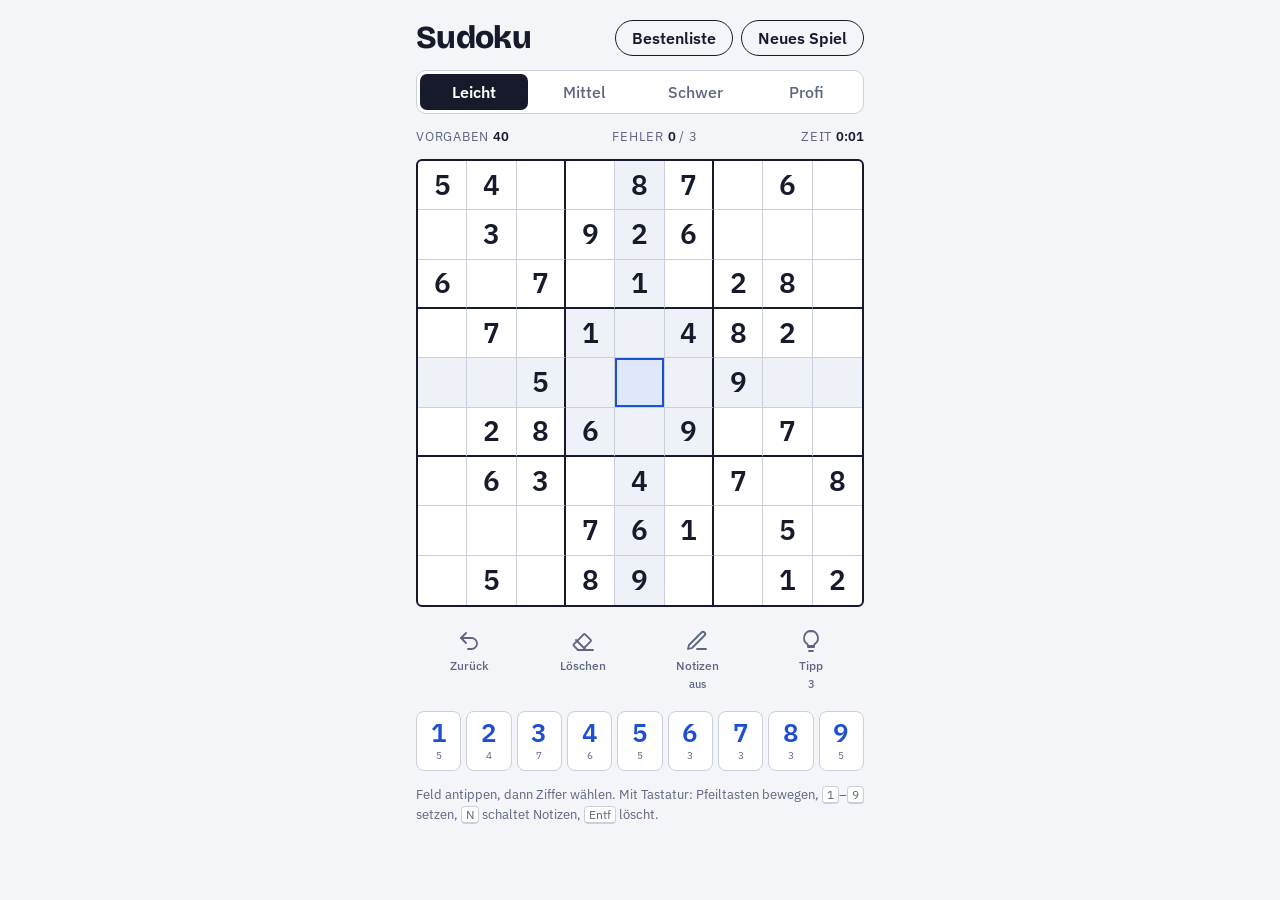
<file: sudoku.html>
<!DOCTYPE html>
<html lang="de">
<head>
<meta charset="UTF-8">
<meta name="viewport" content="width=device-width, initial-scale=1.0">
<title>Sudoku</title>
<link rel="preconnect" href="https://fonts.googleapis.com">
<link rel="preconnect" href="https://fonts.gstatic.com" crossorigin>
<link href="https://fonts.googleapis.com/css2?family=Bricolage+Grotesque:opsz,wght@12..96,600;12..96,800&family=IBM+Plex+Sans:wght@400;500;600&display=swap" rel="stylesheet">
<style>
  /* Layout: ein Rätselheft-Blatt – Kopfzeile, Spielfeld mit Tinte für Vorgaben und Kugelschreiber für eigene Zahlen, darunter Werkzeuge und Ziffernblock */
  :root {
    --paper: #f3f5f9;
    --sheet: #ffffff;
    --ink: #161a2b;
    --muted: #5d6680;
    --line: #c9cfdd;
    --pen: #1f4fd1;
    --pen-soft: #dfe7fb;
    --peer: #eef1f8;
    --same: #c9d6f7;
    --error: #c62f3c;
    --error-soft: #fbe3e5;
    --ok: #1d8a5a;
    --font-display: "Bricolage Grotesque", "Segoe UI", system-ui, sans-serif;
    --font-body: "IBM Plex Sans", "Segoe UI", system-ui, sans-serif;
  }
  @media (prefers-color-scheme: dark) {
    :root:not([data-theme="light"]) {
      --paper: #0f1220; --sheet: #171b2d; --ink: #e8ebf5; --muted: #9aa3bf; --line: #333a56;
      --pen: #8fb0ff; --pen-soft: #24305a; --peer: #1d2236; --same: #2f3f72;
      --error: #ff7b86; --error-soft: #3a1e27; --ok: #5fd39c; color-scheme: dark;
    }
  }
  :root[data-theme="dark"] {
    --paper: #0f1220; --sheet: #171b2d; --ink: #e8ebf5; --muted: #9aa3bf; --line: #333a56;
    --pen: #8fb0ff; --pen-soft: #24305a; --peer: #1d2236; --same: #2f3f72;
    --error: #ff7b86; --error-soft: #3a1e27; --ok: #5fd39c; color-scheme: dark;
  }

  html, body { height: 100%; }
  body {
    background: var(--paper);
    color: var(--ink);
    font-family: var(--font-body);
    -webkit-tap-highlight-color: transparent;
  }
  * { box-sizing: border-box; }
  [hidden] { display: none !important; }
  body { margin: 0; }
  button { font: inherit; color: inherit; }
  button:focus-visible { outline: 2px solid var(--pen); outline-offset: 2px; }

  .app {
    max-width: 480px;
    margin: 0 auto;
    padding-block: 20px 28px;
    padding-left: max(16px, env(safe-area-inset-left, 0px));
    padding-right: max(16px, env(safe-area-inset-right, 0px));
    display: flex;
    flex-direction: column;
    gap: 14px;
  }

  .top { display: flex; align-items: center; justify-content: space-between; gap: 12px; flex-wrap: wrap; }
  h1 {
    font-family: var(--font-display);
    font-weight: 800;
    font-size: 2rem;
    letter-spacing: -0.02em;
    margin: 0;
    line-height: 1;
  }
  .new-btn {
    border: 1.5px solid var(--ink);
    background: transparent;
    border-radius: 999px;
    padding: 7px 16px;
    font-weight: 600;
    cursor: pointer;
  }
  .new-btn:hover { background: var(--ink); color: var(--sheet); }

  .levels {
    display: grid;
    grid-template-columns: repeat(4, 1fr);
    background: var(--sheet);
    border: 1px solid var(--line);
    border-radius: 10px;
    padding: 3px;
    gap: 3px;
  }
  .levels button {
    border: none;
    background: transparent;
    padding: 8px 0;
    border-radius: 7px;
    cursor: pointer;
    font-weight: 500;
    color: var(--muted);
  }
  .levels button[aria-pressed="true"] { background: var(--ink); color: var(--sheet); font-weight: 600; }

  .stats {
    display: flex;
    justify-content: space-between;
    font-size: .8rem;
    letter-spacing: .06em;
    text-transform: uppercase;
    color: var(--muted);
    font-variant-numeric: tabular-nums;
  }
  .stats b { color: var(--ink); font-weight: 600; letter-spacing: 0; }
  .stats .bad b { color: var(--error); }

  .board {
    display: grid;
    grid-template-columns: repeat(9, minmax(0, 1fr));
    grid-template-rows: repeat(9, minmax(0, 1fr));
    width: 100%;
    max-width: 100%;
    aspect-ratio: 1;
    background: var(--sheet);
    border: 2.5px solid var(--ink);
    border-radius: 6px;
    overflow: hidden;
    touch-action: manipulation;
    user-select: none;
  }
  .cell {
    position: relative;
    display: flex;
    align-items: center;
    justify-content: center;
    border-right: 1px solid var(--line);
    border-bottom: 1px solid var(--line);
    font-size: clamp(1.2rem, 6vw, 1.75rem);
    cursor: pointer;
    font-variant-numeric: tabular-nums;
    line-height: 1;
    min-width: 0;
    min-height: 0;
    overflow: hidden;
  }
  .cell.br { border-right: 2px solid var(--ink); }
  .cell.bb { border-bottom: 2px solid var(--ink); }
  .cell.c8 { border-right: none; }
  .cell.r8 { border-bottom: none; }
  .cell.given { font-family: var(--font-body); font-weight: 600; color: var(--ink); }
  .cell.user { font-family: var(--font-body); font-weight: 500; color: var(--pen); }
  .cell.peer { background: var(--peer); }
  .cell.same { background: var(--same); }
  .cell.selected { background: var(--pen-soft); box-shadow: inset 0 0 0 2px var(--pen); }
  .cell.wrong { color: var(--error); background: var(--error-soft); }
  .cell.flash { animation: flash .5s ease-out; }
  @keyframes flash { from { background: var(--same); } }

  .notes {
    position: absolute;
    inset: 2px;
    display: grid;
    grid-template-columns: repeat(3, 1fr);
    grid-template-rows: repeat(3, 1fr);
    font-family: var(--font-body);
    font-size: clamp(.5rem, 2.2vw, .7rem);
    color: var(--muted);
    line-height: 1;
  }
  .notes span { display: flex; align-items: center; justify-content: center; }

  .tools { display: grid; grid-template-columns: repeat(4, 1fr); gap: 8px; }
  .tool {
    display: flex;
    flex-direction: column;
    align-items: center;
    gap: 4px;
    padding: 8px 0 6px;
    border: none;
    background: transparent;
    border-radius: 10px;
    cursor: pointer;
    color: var(--muted);
    font-size: .78rem;
    font-weight: 500;
  }
  .tool svg { width: 24px; height: 24px; stroke: currentColor; fill: none; stroke-width: 1.8; stroke-linecap: round; stroke-linejoin: round; }
  .tool:hover { background: var(--peer); color: var(--ink); }
  .tool[aria-pressed="true"] { color: var(--pen); background: var(--pen-soft); }
  .tool .badge { font-size: .7rem; }

  .pad { display: grid; grid-template-columns: repeat(9, 1fr); gap: 5px; }
  .num {
    aspect-ratio: 3 / 4;
    max-width: 100%;
    border: 1px solid var(--line);
    background: var(--sheet);
    border-radius: 8px;
    cursor: pointer;
    display: flex;
    flex-direction: column;
    align-items: center;
    justify-content: center;
    gap: 2px;
    padding: 0;
  }
  .num .d { font-family: var(--font-body); font-weight: 600; font-size: clamp(1.2rem, 5.5vw, 1.6rem); color: var(--pen); line-height: 1; }
  .num .left { font-size: .65rem; color: var(--muted); font-variant-numeric: tabular-nums; }
  .num:hover { border-color: var(--pen); }
  .num:disabled { opacity: .3; cursor: default; }
  .num:disabled:hover { border-color: var(--line); }

  .help { font-size: .82rem; color: var(--muted); line-height: 1.5; margin: 0; }
  kbd {
    font-family: var(--font-body);
    font-size: .75rem;
    border: 1px solid var(--line);
    border-bottom-width: 2px;
    border-radius: 4px;
    padding: 0 4px;
    background: var(--sheet);
  }

  .overlay {
    position: fixed;
    inset: 0;
    background: color-mix(in srgb, var(--paper) 70%, transparent);
    backdrop-filter: blur(3px);
    display: flex;
    align-items: center;
    justify-content: center;
    padding: 16px;
    z-index: 5;
  }
  .dialog {
    background: var(--sheet);
    border: 2.5px solid var(--ink);
    border-radius: 12px;
    padding: 26px 28px;
    max-width: 340px;
    width: 100%;
    display: flex;
    flex-direction: column;
    gap: 10px;
    text-align: center;
  }
  .dialog h2 { font-family: var(--font-display); font-weight: 800; font-size: 1.7rem; margin: 0; text-wrap: balance; }
  .dialog p { margin: 0; color: var(--muted); }
  .dialog .result { font-family: var(--font-body); font-weight: 600; font-variant-numeric: tabular-nums; font-size: 2.2rem; color: var(--pen); }
  .dialog .actions { display: flex; gap: 8px; justify-content: center; margin-top: 6px; flex-wrap: wrap; }
  .primary {
    border: none;
    background: var(--ink);
    color: var(--sheet);
    border-radius: 999px;
    padding: 10px 20px;
    font-weight: 600;
    cursor: pointer;
  }
  .secondary { border: 1.5px solid var(--line); background: transparent; border-radius: 999px; padding: 10px 20px; font-weight: 600; cursor: pointer; }

  .top-btns { display: flex; gap: 8px; }
  .banner {
    background: var(--pen-soft);
    color: var(--pen);
    border-radius: 10px;
    padding: 10px 14px;
    font-weight: 600;
    text-align: center;
  }
  .banner.lost { background: var(--error-soft); color: var(--error); }
  .scores { list-style: none; margin: 0; padding: 0; text-align: left; font-variant-numeric: tabular-nums; }
  .scores li {
    display: grid;
    grid-template-columns: 2em minmax(0, 1fr) auto auto;
    gap: 10px;
    align-items: baseline;
    padding: 9px 2px;
    border-bottom: 1px solid var(--line);
  }
  .scores li.mine { color: var(--pen); font-weight: 600; }
  .scores .rank { color: var(--muted); }
  .scores .time { font-weight: 600; font-size: 1.1rem; }
  .scores .meta { color: var(--muted); font-size: .78rem; text-align: right; }
  .scores .name { overflow: hidden; text-overflow: ellipsis; white-space: nowrap; }
  .name-field { display: flex; flex-direction: column; gap: 6px; text-align: left; }
  .name-field span { color: var(--muted); font-size: .8rem; letter-spacing: .06em; text-transform: uppercase; }
  .name-field input {
    font: inherit;
    font-size: 16px;
    color: var(--ink);
    background: var(--paper);
    border: 1.5px solid var(--line);
    border-radius: 10px;
    padding: 10px 12px;
  }
  .name-field input:focus { outline: none; border-color: var(--pen); }
  .scores .empty { display: block; color: var(--muted); text-align: center; border: none; padding: 16px 0; }
  .dialog .levels { margin-top: 4px; }

  @media (prefers-reduced-motion: reduce) { .cell.flash { animation: none; } }
</style>
</head>
<body>

<div class="app">
  <div class="top">
    <h1>Sudoku</h1>
    <div class="top-btns">
      <button class="new-btn" id="scoresBtn">Bestenliste</button>
      <button class="new-btn" id="newBtn">Neues Spiel</button>
    </div>
  </div>

  <div class="levels" role="group" aria-label="Schwierigkeit">
    <button id="lvl-easy" data-level="easy" aria-pressed="true">Leicht</button>
    <button id="lvl-medium" data-level="medium" aria-pressed="false">Mittel</button>
    <button id="lvl-hard" data-level="hard" aria-pressed="false">Schwer</button>
    <button id="lvl-profi" data-level="profi" aria-pressed="false">Profi</button>
  </div>

  <div class="stats">
    <span>Vorgaben <b id="givens">0</b></span>
    <span id="mistakesWrap">Fehler <b id="mistakes">0</b> / 3</span>
    <span>Zeit <b id="time">0:00</b></span>
  </div>

  <div class="banner" id="banner" hidden></div>

  <div class="board" id="board" role="grid" aria-label="Sudoku-Feld"></div>

  <div class="tools">
    <button class="tool" id="undoBtn">
      <svg viewBox="0 0 24 24"><path d="M9 14 4 9l5-5"/><path d="M4 9h10.5a5.5 5.5 0 0 1 0 11H11"/></svg>
      Zurück
    </button>
    <button class="tool" id="eraseBtn">
      <svg viewBox="0 0 24 24"><path d="m7 21-4.3-4.3a1 1 0 0 1 0-1.4l10-10a1 1 0 0 1 1.4 0l5.6 5.6a1 1 0 0 1 0 1.4L13 19"/><path d="M22 21H7"/><path d="m5 11 9 9"/></svg>
      Löschen
    </button>
    <button class="tool" id="notesBtn" aria-pressed="false">
      <svg viewBox="0 0 24 24"><path d="M12 20h9"/><path d="M16.5 3.5a2.1 2.1 0 0 1 3 3L7 19l-4 1 1-4Z"/></svg>
      Notizen <span class="badge" id="notesState">aus</span>
    </button>
    <button class="tool" id="hintBtn">
      <svg viewBox="0 0 24 24"><path d="M9 18h6"/><path d="M10 22h4"/><path d="M12 2a7 7 0 0 0-4 12.7c.6.5 1 1.3 1 2.3h6c0-1 .4-1.8 1-2.3A7 7 0 0 0 12 2Z"/></svg>
      Tipp <span class="badge" id="hintsLeft">3</span>
    </button>
  </div>

  <div class="pad" id="pad"></div>

  <p class="help">Feld antippen, dann Ziffer wählen. Mit Tastatur: Pfeiltasten bewegen, <kbd>1</kbd>–<kbd>9</kbd> setzen, <kbd>N</kbd> schaltet Notizen, <kbd>Entf</kbd> löscht.</p>
</div>

<div class="overlay" id="overlay" hidden>
  <div class="dialog">
    <h2 id="dlgTitle">Gelöst!</h2>
    <p id="dlgText">Schwierigkeit Leicht</p>
    <div class="result" id="dlgResult">0:00</div>
    <label class="name-field" id="nameField" hidden>
      <span>Name für die Bestenliste</span>
      <input id="playerName" type="text" maxlength="16" autocomplete="nickname" placeholder="Dein Name">
    </label>
    <div class="actions">
      <button class="secondary" id="dlgClose">Feld ansehen</button>
      <button class="primary" id="dlgNew">Neues Spiel</button>
    </div>
  </div>
</div>

<div class="overlay" id="scoresOverlay" hidden>
  <div class="dialog">
    <h2>Bestenliste</h2>
    <div class="levels" role="group" aria-label="Schwierigkeit der Bestenliste">
      <button id="sc-easy" data-level="easy" aria-pressed="true">Leicht</button>
      <button id="sc-medium" data-level="medium" aria-pressed="false">Mittel</button>
      <button id="sc-hard" data-level="hard" aria-pressed="false">Schwer</button>
      <button id="sc-profi" data-level="profi" aria-pressed="false">Profi</button>
    </div>
    <ol class="scores" id="scoresList"></ol>
    <div class="actions">
      <button class="primary" id="scoresClose">Schließen</button>
    </div>
  </div>
</div>

<script>
(() => {
  // Speicher: immer im Browser. Als Claude-Artifact geöffnet zusätzlich im eigenen
  // Konto, damit Spielstand und Bestenliste auch nach dem Schließen der App bleiben.
  function createStore(prefix) {
    let remote = null;
    const ready = (async () => {
      try {
        if (!window.claude || !window.claude.use) return;
        const [db, user] = await Promise.all([window.claude.use('db'), window.claude.use('user')]);
        const id = db && user ? await user.id() : null;
        if (id) remote = db.collection('data/users/' + id);
      } catch (e) { remote = null; }
    })();
    const queued = {}, busy = {};

    async function push(key) {
      if (busy[key] || !remote) return;
      busy[key] = true;
      while (queued[key] && remote) {
        const rec = queued[key];
        delete queued[key];
        try {
          await remote.doc(prefix + key).set(rec);
        } catch (e) {
          if (!e || e.code !== 'unavailable') remote = null;
        }
      }
      busy[key] = false;
    }

    function readLocal(key) {
      try {
        const r = JSON.parse(localStorage.getItem(prefix + key));
        return r && typeof r.t === 'number' ? r : null;
      } catch (e) { return null; }
    }

    return {
      load(key) {
        const r = readLocal(key);
        return r ? r.v : null;
      },
      save(key, v, localOnly) {
        const rec = { v, t: Date.now() };
        try { localStorage.setItem(prefix + key, JSON.stringify(rec)); } catch (e) {}
        if (!localOnly) {
          queued[key] = rec;
          ready.then(() => push(key));
        }
      },
      // Gleicht mit dem Konto ab: der neuere Stand gewinnt
      async sync(key, apply) {
        await ready;
        if (!remote) return;
        let snap;
        try { snap = await remote.doc(prefix + key).get(); } catch (e) { return; }
        const r = snap.exists ? snap.data() : null;
        const l = readLocal(key);
        if (r && typeof r.t === 'number' && (!l || r.t > l.t)) {
          const copy = JSON.parse(JSON.stringify(r));
          try { localStorage.setItem(prefix + key, JSON.stringify(copy)); } catch (e) {}
          apply(copy.v);
        } else if (l && (!r || l.t > r.t)) {
          queued[key] = l;
          push(key);
        }
      },
    };
  }

  const LEVELS = {
    easy:   { name: 'Leicht', clues: 40 },
    medium: { name: 'Mittel', clues: 32 },
    hard:   { name: 'Schwer', clues: 25 },
    profi:  { name: 'Profi',  clues: 0 },
  };
  const MAX_MISTAKES = 3;
  const MAX_HINTS = 3;
  const store = createStore('sudoku-');
  let scores = store.load('scores') || {};
  let playerName = store.load('name') || '';
  let lastEntry = null;
  const nameInput = document.getElementById('playerName');

  const rowOf = i => Math.floor(i / 9);
  const colOf = i => i % 9;
  const boxOf = i => Math.floor(rowOf(i) / 3) * 3 + Math.floor(colOf(i) / 3);
  const PEERS = Array.from({ length: 81 }, (_, i) => {
    const s = [];
    for (let j = 0; j < 81; j++)
      if (j !== i && (rowOf(j) === rowOf(i) || colOf(j) === colOf(i) || boxOf(j) === boxOf(i))) s.push(j);
    return s;
  });

  function shuffle(a) {
    for (let i = a.length - 1; i > 0; i--) {
      const j = Math.floor(Math.random() * (i + 1));
      [a[i], a[j]] = [a[j], a[i]];
    }
    return a;
  }

  const popcount = m => { let c = 0; while (m) { m &= m - 1; c++; } return c; };

  // Backtracking-Löser mit Bitmasken. Zählt Lösungen bis `limit`;
  // mit randomize=true liefert er eine zufällige vollständige Lösung.
  function solve(board, limit, randomize) {
    const b = board.slice();
    const rows = Array(9).fill(0), cols = Array(9).fill(0), boxes = Array(9).fill(0);
    for (let i = 0; i < 81; i++) if (b[i]) {
      const bit = 1 << b[i];
      rows[rowOf(i)] |= bit; cols[colOf(i)] |= bit; boxes[boxOf(i)] |= bit;
    }
    let count = 0, first = null;
    const digits = [1, 2, 3, 4, 5, 6, 7, 8, 9];

    (function rec() {
      let best = -1, bestMask = 0, bestCnt = 10;
      for (let i = 0; i < 81; i++) {
        if (b[i]) continue;
        const mask = ~(rows[rowOf(i)] | cols[colOf(i)] | boxes[boxOf(i)]) & 0x3fe;
        const cnt = popcount(mask);
        if (cnt === 0) return;
        if (cnt < bestCnt) { best = i; bestMask = mask; bestCnt = cnt; if (cnt === 1) break; }
      }
      if (best === -1) {
        count++;
        if (!first) first = b.slice();
        return;
      }
      const r = rowOf(best), c = colOf(best), x = boxOf(best);
      for (const d of randomize ? shuffle(digits.slice()) : digits) {
        const bit = 1 << d;
        if (!(bestMask & bit)) continue;
        b[best] = d; rows[r] |= bit; cols[c] |= bit; boxes[x] |= bit;
        rec();
        b[best] = 0; rows[r] &= ~bit; cols[c] &= ~bit; boxes[x] &= ~bit;
        if (count >= limit) return;
      }
    })();
    return { count, solution: first };
  }

  const UNITS = [];
  for (let k = 0; k < 9; k++) {
    UNITS.push([...Array(81).keys()].filter(i => rowOf(i) === k));
    UNITS.push([...Array(81).keys()].filter(i => colOf(i) === k));
    UNITS.push([...Array(81).keys()].filter(i => boxOf(i) === k));
  }

  // Löst nur mit einfachen Schritten (einzige mögliche Zahl in einem Feld oder
  // einzige mögliche Stelle für eine Zahl). Klappt das, ist das Rätsel nicht profi-tauglich.
  function solvableWithSingles(puzzle) {
    const b = puzzle.slice();
    for (;;) {
      let progress = false;
      const masks = b.map((v, i) => {
        if (v) return 0;
        let m = 0x3fe;
        for (const j of PEERS[i]) if (b[j]) m &= ~(1 << b[j]);
        return m;
      });
      for (let i = 0; i < 81; i++) {
        if (b[i]) continue;
        if (!masks[i]) return false;
        if (popcount(masks[i]) === 1) { b[i] = Math.log2(masks[i]); progress = true; }
      }
      if (!progress) {
        for (const unit of UNITS) {
          for (let d = 1; d <= 9; d++) {
            if (unit.some(i => b[i] === d)) continue;
            const spots = unit.filter(i => !b[i] && (masks[i] & (1 << d)));
            if (spots.length === 1) { b[spots[0]] = d; progress = true; }
          }
        }
      }
      if (!progress) return b.every(Boolean);
    }
  }

  // Profi: so viele Vorgaben wie möglich entfernen und nur Rätsel nehmen,
  // die sich mit einfachen Schritten allein nicht lösen lassen
  function generateProfi() {
    let fallback = null;
    for (let tries = 0; tries < 40; tries++) {
      const solution = solve(Array(81).fill(0), 1, true).solution;
      const puzzle = solution.slice();
      for (const i of shuffle([...Array(81).keys()])) {
        const saved = puzzle[i];
        puzzle[i] = 0;
        if (solve(puzzle, 2, false).count !== 1) puzzle[i] = saved;
      }
      if (!solvableWithSingles(puzzle)) return { puzzle, solution };
      fallback = { puzzle, solution };
    }
    return fallback;
  }

  function generate(level) {
    if (level === 'profi') return generateProfi();
    const solution = solve(Array(81).fill(0), 1, true).solution;
    const puzzle = solution.slice();
    let clues = 81;
    // Punktsymmetrisch Paare entfernen, solange die Lösung eindeutig bleibt
    for (const i of shuffle([...Array(41).keys()])) {
      if (clues <= LEVELS[level].clues) break;
      const j = 80 - i;
      const saved = [puzzle[i], puzzle[j]];
      puzzle[i] = 0; puzzle[j] = 0;
      if (solve(puzzle, 2, false).count !== 1) {
        puzzle[i] = saved[0]; puzzle[j] = saved[1];
      } else {
        clues -= i === j ? 1 : 2;
      }
    }
    // Danach einzelne Felder, falls die Zielzahl noch nicht erreicht ist
    for (const i of shuffle([...Array(81).keys()])) {
      if (clues <= LEVELS[level].clues) break;
      if (!puzzle[i]) continue;
      const saved = puzzle[i];
      puzzle[i] = 0;
      if (solve(puzzle, 2, false).count !== 1) puzzle[i] = saved;
      else clues--;
    }
    return { puzzle, solution };
  }

  // ---------- Zustand ----------
  let S; // { level, puzzle, solution, values, notes, mistakes, hints, seconds, done, history }
  let selected = 40;
  let notesMode = false;
  let timer = null;

  const boardEl = document.getElementById('board');
  const padEl = document.getElementById('pad');
  const overlay = document.getElementById('overlay');
  const cells = [];

  for (let i = 0; i < 81; i++) {
    const el = document.createElement('div');
    el.className = 'cell';
    if (colOf(i) % 3 === 2) el.classList.add('br');
    if (rowOf(i) % 3 === 2) el.classList.add('bb');
    if (colOf(i) === 8) el.classList.add('c8');
    if (rowOf(i) === 8) el.classList.add('r8');
    el.setAttribute('role', 'gridcell');
    el.addEventListener('click', () => { selected = i; render(); });
    boardEl.appendChild(el);
    cells.push(el);
  }

  const numBtns = [];
  for (let d = 1; d <= 9; d++) {
    const b = document.createElement('button');
    b.className = 'num';
    b.id = 'num-' + d;
    b.innerHTML = `<span class="d">${d}</span><span class="left"></span>`;
    b.addEventListener('click', () => input(d));
    padEl.appendChild(b);
    numBtns.push(b);
  }

  function save(localOnly) {
    store.save('state', S, localOnly);
  }

  // Trägt ein gelöstes Rätsel ein und liefert den Platz (oder 0, wenn nicht unter den besten 10)
  function recordWin() {
    if (S.recorded) return 0;
    S.recorded = true;
    const entry = { seconds: S.seconds, mistakes: S.mistakes, hints: MAX_HINTS - S.hints, date: Date.now(), name: playerName };
    lastEntry = { level: S.level, entry };
    const list = (scores[S.level] || []).concat(entry);
    list.sort((a, b) => a.seconds - b.seconds || a.date - b.date);
    scores[S.level] = list.slice(0, 10);
    store.save('scores', scores);
    return scores[S.level].indexOf(entry) + 1;
  }

  let scoresLevel = 'easy';
  const scoresOverlay = document.getElementById('scoresOverlay');

  function renderScores() {
    document.querySelectorAll('#scoresOverlay .levels button').forEach(b =>
      b.setAttribute('aria-pressed', String(b.dataset.level === scoresLevel)));
    const listEl = document.getElementById('scoresList');
    listEl.innerHTML = '';
    const list = scores[scoresLevel] || [];
    if (!list.length) {
      const li = document.createElement('li');
      li.className = 'empty';
      li.textContent = `Noch kein Rätsel auf ${LEVELS[scoresLevel].name} gelöst.`;
      listEl.appendChild(li);
    }
    const latest = Math.max(0, ...list.map(e => e.date));
    list.forEach((e, i) => {
      const li = document.createElement('li');
      if (e.date === latest) li.className = 'mine';
      const extras = [];
      if (e.mistakes) extras.push(`${e.mistakes} Fehler`);
      if (e.hints) extras.push(`${e.hints} Tipp${e.hints > 1 ? 's' : ''}`);
      const date = new Date(e.date).toLocaleDateString('de-DE');
      [[`${i + 1}.`, 'rank'], [e.name || '–', 'name'], [fmt(e.seconds), 'time']].forEach(([text, cls]) => {
        const span = document.createElement('span');
        span.className = cls;
        span.textContent = text;
        li.appendChild(span);
      });
      const meta = document.createElement('span');
      meta.className = 'meta';
      meta.textContent = date;
      if (extras.length) meta.append(document.createElement('br'), extras.join(', '));
      li.appendChild(meta);
      listEl.appendChild(li);
    });
  }

  function showScores(level) {
    scoresLevel = level || S.level;
    renderScores();
    scoresOverlay.hidden = false;
  }

  function newGame(level) {
    const { puzzle, solution } = generate(level);
    S = {
      level, puzzle, solution,
      values: puzzle.slice(),
      notes: Array(81).fill(0),
      mistakes: 0, hints: MAX_HINTS, seconds: 0,
      done: false, history: [],
    };
    selected = 40;
    overlay.hidden = true;
    startTimer();
    render();
    save();
  }

  function startTimer() {
    clearInterval(timer);
    timer = setInterval(() => {
      if (S.done || document.hidden) return;
      S.seconds++;
      document.getElementById('time').textContent = fmt(S.seconds);
      if (S.seconds % 5 === 0) save(true);
    }, 1000);
  }

  const fmt = s => `${Math.floor(s / 60)}:${String(s % 60).padStart(2, '0')}`;

  function pushHistory(i) {
    S.history.push({ i, v: S.values[i], n: S.notes[i], peers: PEERS[i].map(p => S.notes[p]) });
    if (S.history.length > 200) S.history.shift();
  }

  function input(d) {
    const i = selected;
    if (S.done || S.puzzle[i]) return;
    if (S.values[i] && S.values[i] === S.solution[i]) return;

    if (notesMode) {
      if (S.values[i]) return;
      pushHistory(i);
      S.notes[i] ^= 1 << d;
    } else {
      if (S.values[i] === d) return;
      pushHistory(i);
      S.values[i] = d;
      S.notes[i] = 0;
      if (d !== S.solution[i]) {
        S.mistakes++;
      } else {
        PEERS[i].forEach(p => { S.notes[p] &= ~(1 << d); });
        cells[i].classList.remove('flash');
        void cells[i].offsetWidth;
        cells[i].classList.add('flash');
      }
    }
    afterMove();
  }

  function erase() {
    const i = selected;
    if (S.done || S.puzzle[i]) return;
    if (S.values[i] === S.solution[i]) return;
    if (!S.values[i] && !S.notes[i]) return;
    pushHistory(i);
    S.values[i] = 0;
    S.notes[i] = 0;
    afterMove();
  }

  function undo() {
    if (S.done) return;
    const h = S.history.pop();
    if (!h) return;
    S.values[h.i] = h.v;
    S.notes[h.i] = h.n;
    PEERS[h.i].forEach((p, k) => { S.notes[p] = h.peers[k]; });
    selected = h.i;
    afterMove();
  }

  function hint() {
    if (S.done || S.hints <= 0) return;
    let i = selected;
    if (S.values[i] === S.solution[i]) {
      const open = [];
      for (let k = 0; k < 81; k++) if (S.values[k] !== S.solution[k]) open.push(k);
      if (!open.length) return;
      i = open[Math.floor(Math.random() * open.length)];
    }
    pushHistory(i);
    S.values[i] = S.solution[i];
    S.notes[i] = 0;
    PEERS[i].forEach(p => { S.notes[p] &= ~(1 << S.solution[i]); });
    S.hints--;
    selected = i;
    afterMove();
  }

  function afterMove() {
    if (S.values.every((v, k) => v === S.solution[k])) {
      S.done = true;
      S.won = true;
      showDialog(true, recordWin());
    } else if (S.mistakes >= MAX_MISTAKES) {
      S.done = true;
      showDialog(false);
    }
    render();
    save();
  }

  function showDialog(won, rank) {
    document.getElementById('dlgTitle').textContent = won ? 'Gelöst!' : 'Drei Fehler';
    document.getElementById('dlgText').textContent = won
      ? `${LEVELS[S.level].name} geschafft in`
      : 'Das Spiel ist vorbei. Versuch es mit einem neuen Rätsel.';
    document.getElementById('dlgResult').textContent = won ? fmt(S.seconds) : '';
    document.getElementById('dlgResult').hidden = !won;
    if (won && rank) {
      document.getElementById('dlgText').textContent = rank === 1
        ? `Neue Bestzeit auf ${LEVELS[S.level].name}!`
        : `${LEVELS[S.level].name} gelöst, Platz ${rank} in der Bestenliste`;
    }
    document.getElementById('nameField').hidden = !(won && rank);
    nameInput.value = playerName;
    overlay.hidden = false;
    document.getElementById('dlgNew').focus();
  }

  function render() {
    const selVal = S.values[selected];
    for (let i = 0; i < 81; i++) {
      const el = cells[i];
      const v = S.values[i];
      el.classList.remove('given', 'user', 'peer', 'same', 'selected', 'wrong');
      if (S.puzzle[i]) el.classList.add('given');
      else if (v) el.classList.add('user');
      if (v && v !== S.solution[i]) el.classList.add('wrong');

      if (i === selected) el.classList.add('selected');
      else if (selVal && v === selVal) el.classList.add('same');
      else if (PEERS[selected].includes(i)) el.classList.add('peer');

      if (v) {
        el.textContent = v;
      } else if (S.notes[i]) {
        let html = '<div class="notes">';
        for (let d = 1; d <= 9; d++) html += `<span>${S.notes[i] & (1 << d) ? d : ''}</span>`;
        el.innerHTML = html + '</div>';
      } else {
        el.textContent = '';
      }
      el.setAttribute('aria-label', `Zeile ${rowOf(i) + 1}, Spalte ${colOf(i) + 1}: ${v || 'leer'}`);
    }

    const placed = Array(10).fill(0);
    S.values.forEach((v, k) => { if (v && v === S.solution[k]) placed[v]++; });
    numBtns.forEach((b, k) => {
      const left = 9 - placed[k + 1];
      b.querySelector('.left').textContent = left;
      b.disabled = left === 0 || S.done;
    });

    document.querySelectorAll('.app .levels button').forEach(b =>
      b.setAttribute('aria-pressed', String(b.dataset.level === S.level)));
    document.getElementById('givens').textContent = S.puzzle.filter(Boolean).length;
    document.getElementById('mistakes').textContent = S.mistakes;
    document.getElementById('mistakesWrap').classList.toggle('bad', S.mistakes > 0);
    document.getElementById('time').textContent = fmt(S.seconds);
    document.getElementById('hintsLeft').textContent = S.hints;
    document.getElementById('notesBtn').setAttribute('aria-pressed', String(notesMode));
    document.getElementById('notesState').textContent = notesMode ? 'an' : 'aus';
    const banner = document.getElementById('banner');
    banner.hidden = !S.done;
    banner.classList.toggle('lost', S.done && !S.won);
    banner.textContent = S.won
      ? `Gelöst in ${fmt(S.seconds)} · ${LEVELS[S.level].name}`
      : 'Spiel beendet nach 3 Fehlern';
  }

  function toggleNotes() { notesMode = !notesMode; render(); }

  document.querySelectorAll('.app .levels button').forEach(b =>
    b.addEventListener('click', () => newGame(b.dataset.level)));
  document.getElementById('newBtn').addEventListener('click', () => newGame(S.level));
  document.getElementById('undoBtn').addEventListener('click', undo);
  document.getElementById('eraseBtn').addEventListener('click', erase);
  document.getElementById('notesBtn').addEventListener('click', toggleNotes);
  document.getElementById('hintBtn').addEventListener('click', hint);
  // Übernimmt den eingetippten Namen in den Eintrag des gerade gelösten Rätsels
  function commitName() {
    const list = lastEntry && scores[lastEntry.level];
    if (!list || !list.includes(lastEntry.entry)) return;
    const name = nameInput.value.trim().slice(0, 16);
    if (name) {
      playerName = name;
      store.save('name', name);
    }
    if (name === (lastEntry.entry.name || '')) return;
    lastEntry.entry.name = name;
    store.save('scores', scores);
  }

  document.getElementById('dlgNew').addEventListener('click', () => { commitName(); newGame(S.level); });
  document.getElementById('dlgClose').addEventListener('click', () => { commitName(); overlay.hidden = true; });
  nameInput.addEventListener('change', commitName);
  nameInput.addEventListener('keydown', e => { if (e.key === 'Enter') nameInput.blur(); });
  document.getElementById('scoresBtn').addEventListener('click', () => showScores());
  document.getElementById('scoresClose').addEventListener('click', () => { scoresOverlay.hidden = true; });
  document.querySelectorAll('#scoresOverlay .levels button').forEach(b =>
    b.addEventListener('click', () => { scoresLevel = b.dataset.level; renderScores(); }));

  document.addEventListener('keydown', e => {
    if (e.target.closest && e.target.closest('input')) return;
    if (e.ctrlKey || e.metaKey || e.altKey) {
      if ((e.ctrlKey || e.metaKey) && e.key.toLowerCase() === 'z') { e.preventDefault(); undo(); }
      return;
    }
    const moves = { ArrowUp: -9, ArrowDown: 9, ArrowLeft: -1, ArrowRight: 1 };
    if (moves[e.key] !== undefined) {
      e.preventDefault();
      const r = rowOf(selected), c = colOf(selected);
      if (e.key === 'ArrowUp' && r > 0) selected -= 9;
      if (e.key === 'ArrowDown' && r < 8) selected += 9;
      if (e.key === 'ArrowLeft' && c > 0) selected -= 1;
      if (e.key === 'ArrowRight' && c < 8) selected += 1;
      render();
    } else if (/^[1-9]$/.test(e.key)) {
      input(Number(e.key));
    } else if (e.key === 'Backspace' || e.key === 'Delete' || e.key === '0') {
      erase();
    } else if (e.key.toLowerCase() === 'n') {
      toggleNotes();
    }
  });

  const valid = st => st && Array.isArray(st.puzzle) && st.puzzle.length === 81 && LEVELS[st.level];

  function restore(st) {
    if (!valid(st)) return false;
    S = st;
    // Ältere Spielstände kennen `won` noch nicht
    if (S.done && S.won === undefined) S.won = S.values.every((v, k) => v === S.solution[k]);
    overlay.hidden = true;
    startTimer();
    render();
    return true;
  }

  function start(hotData) {
    let restored = hotData && hotData.S;
    if (!restored) restored = store.load('state');
    if (!restored) {
      // Spielstand aus der ersten Version übernehmen
      try { restored = JSON.parse(localStorage.getItem('sudoku-state-v1')); } catch (e) { restored = null; }
    }
    if (restore(restored)) {
      if (hotData && typeof hotData.selected === 'number') selected = hotData.selected;
      render();
    } else {
      newGame('easy');
    }
    store.sync('name', v => { if (typeof v === 'string') playerName = v; });
    store.sync('scores', v => { if (v && typeof v === 'object') { scores = v; if (!scoresOverlay.hidden) renderScores(); } });
    store.sync('state', v => restore(v));
  }

  window.claude?.hot?.snapshot?.(() => ({ S, selected }));
  window.claude?.hot?.ready ? window.claude.hot.ready(start) : start(window.claude?.hot?.data ?? {});
})();
</script>
</body>
</html>
</file>
